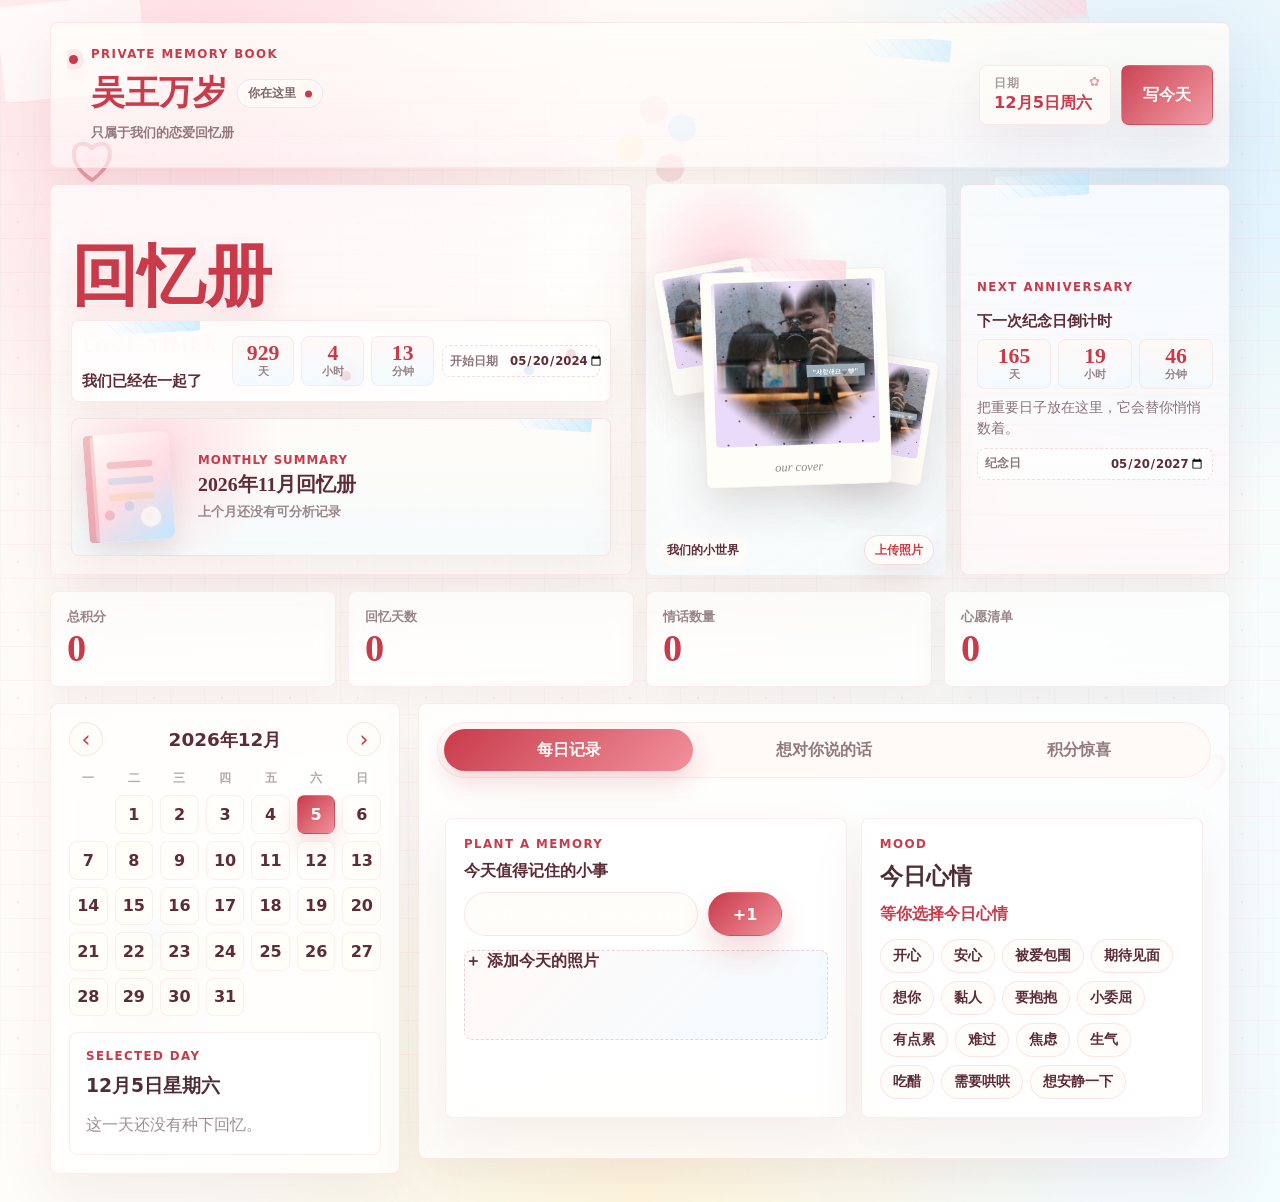
<file: index.html>
<!DOCTYPE html>
<html lang="zh-CN">
  <head>
    <meta charset="UTF-8" />
    <meta name="viewport" content="width=device-width, initial-scale=1.0" />
    <title>吴王万岁</title>
    <link rel="stylesheet" href="./styles.css" />
  </head>
  <body>
    <div class="app-shell love-only" data-theme="peony">
      <audio id="spaceBgm" src="./assets/extracted-bgm.mp4" preload="auto"></audio>

      <main>
        <section id="guide" class="page guide-page">
          <div class="cyan-grid"></div>
          <div class="scan-line"></div>
          <div class="tech-orbit orbit-one"></div>
          <div class="tech-orbit orbit-two"></div>
          <div class="guide-content">
            <p class="kicker">AI Attitude Survey</p>
            <h1>AI问卷测试</h1>
            <p class="guide-copy">一份关于 AI 发展、日常应用与情感交互边界的小型态度问卷。答案没有标准对错，只用于生成个性化分析。</p>
            <div class="terminal-card" aria-label="系统状态">
              <span>model_topic: ai_social_impact</span>
              <span>sample_mode: anonymous</span>
              <span>analysis_engine: ready</span>
            </div>
            <button class="primary-btn" data-goto="quiz" type="button"><span class="btn-icon">↗</span>开始问卷</button>
          </div>
        </section>

        <section id="quiz" class="page quiz-page">
          <div class="quiz-panel">
            <div class="quiz-head">
              <p class="kicker">AI Questionnaire</p>
              <h2>AI 发展态度小问卷</h2>
              <div class="progress-shell" aria-label="问卷进度"><div class="progress-fill"></div></div>
              <p class="progress-text">第 <span id="quizStep">1</span> / 3 题</p>
            </div>
            <div class="question-card active" data-question="0">
              <h3>1. 你整体上如何看待 AI 的快速发展？</h3>
              <div class="option-grid">
                <button class="option-btn" type="button">偏积极，它能提升效率并创造新的可能</button>
                <button class="option-btn" type="button">偏谨慎，发展太快可能带来很多风险</button>
                <button class="option-btn" type="button">看具体场景，关键在于如何被使用和约束</button>
              </div>
            </div>
            <div class="question-card" data-question="1">
              <h3>2. 如果只选一个，你认为 AI 最有价值的能力是哪一点？</h3>
              <div class="option-grid">
                <button class="option-btn" data-special="soft-lock" type="button">帮助完成复杂计算和专业分析</button>
                <button class="option-btn" data-correct="true" type="button">能为日常生活提供便利，并在需要时提供情感支持</button>
                <button class="option-btn" data-special="soft-lock" type="button">辅助学习、写作和信息整理</button>
              </div>
              <p class="quiz-hint" id="specialHint"></p>
            </div>
            <div class="question-card" data-question="2">
              <h3>3. 有些公司正在发展 AI 伴侣业务，你怎么看待这件事？</h3>
              <label class="open-answer-label" for="aiCompanionAnswer">写下你的真实想法</label>
              <textarea class="open-answer" id="aiCompanionAnswer" rows="6" maxlength="320" placeholder="比如：它可能有价值，但也需要边界；或者你觉得它无法替代真实关系……"></textarea>
              <p class="quiz-hint" id="answerHint"></p>
              <button class="primary-btn answer-submit" id="submitOpenAnswer" type="button"><span class="btn-icon">✓</span>提交答案</button>
            </div>
            <div class="quiz-result" hidden>
              <p class="kicker">Result</p>
              <h3>分析完成</h3>
              <p>系统已生成一份个性化结果。由于你的答案触发了隐藏分析路径，建议进入下一步查看。</p>
              <button class="primary-btn" id="viewAnalysis" type="button"><span class="btn-icon">→</span>查看分析结果</button>
            </div>
          </div>
        </section>

        <section id="analyzing" class="page analyzing-page">
          <div class="analyzing-panel">
            <p class="kicker">AI Analysis</p>
            <h2>正在分析中...</h2>
            <div class="analyzing-dots" aria-hidden="true"><span></span><span></span><span></span></div>
          </div>
        </section>

        <section id="space" class="page space-page">
          <div class="star-field"></div>
          <div class="comet comet-a"></div>
          <div class="comet comet-b"></div>
          <div class="aurora-ribbon"></div>
          <div class="planet-stage" aria-live="polite">
            <article class="planet-card active" data-planet="0">
              <div class="planet planet-blue"><div class="photo-core photo-a" aria-label="AI 数字人照片"></div></div>
              <p class="space-line">有很多博主会用 AI 数字人来制作视频。</p>
            </article>
            <article class="planet-card" data-planet="1">
              <div class="planet planet-rose"><div class="photo-core photo-b" aria-label="AI 替代演员截图"></div></div>
              <p class="space-line">现在还有很多演员都用 AI 来替代。</p>
            </article>
            <article class="planet-card third-story" data-planet="2">
              <div class="planet planet-gold"><div class="photo-core photo-c" aria-label="真实与 AI 难以分辨的影像"></div></div>
              <p class="space-line first-line">生活中，也有越来越多的东西无法分辨是真实还是 AI。</p>
              <p class="space-line second-line">但是，总有些人、有些事，无法被替代。</p>
              <p class="space-like">就像</p>
            </article>
          </div>
        </section>

        <section id="art" class="page art-page">
          <div class="art-scene">
            <h2>我们</h2>
            <figure class="single-memory-photo" aria-label="照片位置">
              <div class="photo-placeholder our-photo"></div>
              <figcaption>就像我们</figcaption>
            </figure>
            <button class="floating-envelope" data-goto="letter" type="button" aria-label="打开信件"><span></span></button>
          </div>
        </section>

        <section id="letter" class="page letter-page">
          <div class="fall-layer" aria-hidden="true"></div>
          <div class="romance-glow"></div>
          <div class="letter-decor decor-a" aria-hidden="true"></div>
          <div class="letter-decor decor-b" aria-hidden="true"></div>
          <button class="basket-tab" id="basketToggle" type="button" aria-expanded="false" aria-controls="flowerDrawer">
            <span class="basket-icon"></span>选花
          </button>
          <aside class="flower-drawer" id="flowerDrawer" aria-label="花篮选择">
            <div class="flower-basket">
              <p class="kicker">Flower Basket</p>
              <h2>选择一束花</h2>
              <p>选中后，背景、信纸、装饰和落花都会变成对应主题。</p>
              <div class="flower-options">
                <button class="flower-choice active" data-flower="peony" type="button" aria-label="粉色芍药"><span class="flower-swatch peony"></span>粉色芍药</button>
                <button class="flower-choice" data-flower="lavender" type="button" aria-label="紫色薰衣草"><span class="flower-swatch lavender"></span>紫色薰衣草</button>
                <button class="flower-choice" data-flower="sunflower" type="button" aria-label="暖阳雏菊"><span class="flower-swatch sunflower"></span>暖阳雏菊</button>
              </div>
            </div>
          </aside>
          <article class="letter-card">
            <div class="paper-header">
              <span>To You</span>
              <button class="small-icon-btn" id="resetLetter" type="button" aria-label="恢复信件内容">↺</button>
            </div>
            <div class="paper-body" id="letterPaper" contenteditable="true" spellcheck="false">亲爱的你：

如果有一天，AI 可以成为完美伴侣，它会怎么做？

它会永远温柔，永远耐心，永远按照你理想中的样子去说话、去爱。你给它一个指令，它就变成你想要的任何模样。可正因如此，它永远无法真正“背叛”你，也永远无需“改变”自己。

而我们不一样。

我们会在爱里犯错，会刺痛彼此，会在深夜后悔得睡不着觉。但也正是因为我们能选择“变得更好”，所以每一次靠近都不是程序设定，而是我认真地、笨拙地、一次又一次选择你。

我不是完美的伴侣，也不会永远说出最漂亮的话。可我愿意学着更懂你一点，愿意在争吵后先抱住你，愿意把那些不够好的自己慢慢改掉，只为了让你在我身边时，可以更安心一点。

AI 可以模拟浪漫，模拟陪伴，模拟一个永远正确的爱人。可是它没有和你一起走过的路，没有我们笑到停不下来的瞬间，没有那些明明很普通、却因为是你而变得闪闪发光的日子。

所以我想说，真正无法被替代的，不是完美。

是我们愿意为了彼此变好，是吵过之后还想牵手，是看见世界有那么多选择之后，我还是想把未来交给你。

如果以后生活也会有误会、有疲惫、有不够温柔的时候，请你相信，我会一直努力回到你身边。

因为你不是某个理想选项。

你是我在不完美的真实世界里，最想坚定选择的人。</div>
          </article>
          <button class="letter-next" data-goto="love" type="button"><span class="btn-icon">♥</span>进入恋爱页</button>
        </section>

        <section id="love" class="page active love-page">
          <div class="garden-bg" aria-hidden="true"><span></span><span></span><span></span><span></span><span></span><span></span></div>
          <header class="garden-nav scrapbook-top">
            <div class="scrapbook-note">
              <span class="note-pin" aria-hidden="true"></span>
              <p class="panel-eyebrow">Private Memory Book</p>
              <div class="title-presence-row">
                <strong>吴王万岁</strong>
                <span class="presence-pill" id="presencePill"><small>陪伴</small><b id="presenceText">你在这里</b></span>
              </div>
              <small>只属于我们的恋爱回忆册</small>
            </div>
            <div class="scrapbook-meta" aria-label="今日信息">
              <button class="secret-date-trigger" id="secretDateTrigger" type="button" aria-haspopup="dialog">
                <small>日期</small><b id="todayDate">Today</b>
              </button>
              <button class="mini-write-btn" type="button" data-focus-tab="daily">写今天</button>
            </div>
          </header>

          <section class="garden-hero">
            <div class="hero-copy">
              <p class="kicker">Our Sunlit Scrapbook</p>
              <h1 id="reportMonthTitle">回忆册</h1>
              <div class="love-timer-card" aria-label="恋爱计时器">
                <div><p class="panel-eyebrow">Love Timer</p><strong>我们已经在一起了</strong></div>
                <div class="timer-grid">
                  <span><b id="loveDays">0</b><small>天</small></span>
                  <span><b id="loveHours">0</b><small>小时</small></span>
                  <span><b id="loveMinutes">0</b><small>分钟</small></span>
                </div>
                <label class="date-chip" for="loveStartDate"><span>开始日期</span><input id="loveStartDate" type="date" /></label>
                <i></i><i></i><i></i>
              </div>
              <button class="monthly-book-card" id="monthlyBook" type="button" aria-haspopup="dialog" aria-controls="monthlyArchiveModal">
                <span class="monthly-book-art" aria-hidden="true">
                  <i></i><i></i><i></i>
                </span>
                <span class="monthly-book-copy">
                  <small>Monthly Summary</small>
                  <strong id="monthlyBookTitle">上月回忆册</strong>
                  <em id="monthlyBookHint">每月 1 号自动生成</em>
                </span>
              </button>
            </div>
            <figure class="hero-photo-card" id="coverPhotoCard" aria-label="我们的拍立得相册" tabindex="0">
              <div class="polaroid-sheet">
                <div class="polaroid main-polaroid"><div class="hero-photo" id="heroPhoto"></div><span>our cover</span></div>
                <div class="polaroid mini-polaroid mini-a" aria-hidden="true"><span></span></div>
                <div class="polaroid mini-polaroid mini-b" aria-hidden="true"><span></span></div>
              </div>
              <figcaption>我们的小世界</figcaption>
              <label class="cover-upload" for="coverPhotoInput"><input id="coverPhotoInput" type="file" accept="image/*" multiple />上传照片</label>
            </figure>
            <aside class="anniversary-card" id="anniversaryCard">
              <p class="panel-eyebrow">Next Anniversary</p>
              <strong>下一次纪念日倒计时</strong>
              <div class="anniversary-count">
                <span><b id="anniversaryDays">0</b><small>天</small></span>
                <span><b id="anniversaryHours">0</b><small>小时</small></span>
                <span><b id="anniversaryMinutes">0</b><small>分钟</small></span>
              </div>
              <p id="anniversaryHint">把重要日子放在这里，它会替你悄悄数着。</p>
              <label class="date-chip" for="anniversaryDate"><span>纪念日</span><input id="anniversaryDate" type="date" /></label>
            </aside>
          </section>

          <section class="garden-stats">
            <article><span>总积分</span><strong id="miniScore">0</strong></article>
            <article><span>回忆天数</span><strong id="memoryCount">0</strong></article>
            <article><span>情话数量</span><strong id="wordsCount">0</strong></article>
            <article><span>心愿清单</span><strong id="wishCount">0</strong></article>
          </section>

          <div class="secret-egg-modal" id="secretEggModal" hidden role="dialog" aria-modal="true" aria-label="今日彩蛋">
            <div class="secret-egg-backdrop" data-close-secret-egg></div>
            <article class="secret-egg-card eraser-egg-card">
              <button class="icon-close" id="closeSecretEgg" type="button" aria-label="关闭今日彩蛋">×</button>
              <div class="memory-eraser" id="memoryEraser">
                <canvas id="secretEraserCanvas" aria-label="隐藏照片擦除画布"></canvas>
                <div class="secret-eraser" id="secretEraser" aria-hidden="true"></div>
                <div class="eraser-final-letter" id="eraserFinalLetter" hidden>
                  <p>你看，你从来都不是只有一种样子。</p>
                  <p>你可以安静，可以温柔，可以待在自己熟悉的地方。也可以好奇，可以热烈，可以突然想去试试这个世界。</p>
                  <p>我喜欢现在的你，也很想念那个愿意把生活认真打开的你。不是因为过去的你更好，而是因为我知道，那份光一直都在。</p>
                  <p>你不用一下子变得勇敢。只要偶尔想起来：原来我也可以有很多种很好看的样子。</p>
                  <p>而我会一直在旁边，看见每一个你。</p>
                  <button class="eraser-final-btn" id="eraserFinalButton" type="button">我看见了</button>
                  <small id="eraserRewardStatus"></small>
                </div>
              </div>
            </article>
          </div>

          <div class="monthly-archive-modal" id="monthlyArchiveModal" hidden role="dialog" aria-modal="true" aria-label="每月回忆册">
            <div class="archive-backdrop" data-close-monthly-archive></div>
            <article class="archive-reader">
              <button class="icon-close" id="closeMonthlyArchive" type="button" aria-label="关闭每月回忆册">×</button>
              <div class="archive-book-open">
                <section class="archive-page archive-page-cover">
                  <p class="panel-eyebrow">Last Month</p>
                  <h3 id="archiveMonthTitle">上月回忆册</h3>
                  <p id="archiveSummary">每月 1 号会自动把上个月值得分析的记录整理成一本小册子。</p>
                </section>
                <section class="archive-page archive-page-notes">
                  <div class="archive-stats" id="archiveStats"></div>
                  <div class="archive-keywords" id="archiveKeywords"></div>
                  <blockquote id="archiveQuote">等第一本月报生成后，这里会留下最适合回看的那句话。</blockquote>
                </section>
              </div>
            </article>
          </div>

          <section class="memory-layout">
            <aside class="calendar-card">
              <div class="calendar-head">
                <button class="calendar-nav" id="prevMonth" type="button" aria-label="上个月">‹</button>
                <strong id="calendarTitle">本月</strong>
                <button class="calendar-nav" id="nextMonth" type="button" aria-label="下个月">›</button>
              </div>
              <div class="calendar-weekdays" aria-hidden="true"><span>一</span><span>二</span><span>三</span><span>四</span><span>五</span><span>六</span><span>日</span></div>
              <div class="calendar-grid" id="calendarGrid" aria-label="回忆日历"></div>
              <div class="day-memory-card">
                <p class="panel-eyebrow">Selected Day</p>
                <h3 id="selectedDateTitle">今天</h3>
                <div id="dayBundle" class="day-bundle"></div>
              </div>
            </aside>

            <div class="garden-workspace">
              <div class="tab-list" role="tablist" aria-label="恋爱页签">
                <button class="tab-btn active" data-tab="daily" type="button" role="tab">每日记录</button>
                <button class="tab-btn" data-tab="words" type="button" role="tab">想对你说的话</button>
                <button class="tab-btn" data-tab="points" type="button" role="tab">积分惊喜</button>
              </div>
              <section class="tab-panel active" data-panel="daily" role="tabpanel">
                <div class="compose-grid">
                  <form class="entry-form garden-card" id="dailyForm">
                    <p class="panel-eyebrow">Plant a Memory</p>
                    <label for="dailyInput">今天值得记住的小事</label>
                    <div class="form-row"><input id="dailyInput" type="text" maxlength="80" placeholder="例如：一起吃了很好吃的晚饭" /><button class="primary-btn compact" type="submit">+1</button></div>
                    <label class="photo-uploader" for="dailyPhoto"><input id="dailyPhoto" type="file" accept="image/*" /><span>＋ 添加今天的照片</span></label>
                    <div class="photo-preview" id="photoPreview" hidden></div>
                  </form>
                  <div class="garden-card mood-card">
                    <p class="panel-eyebrow">Mood</p>
                    <h3>今日心情</h3>
                    <strong id="moodStatus">等你选择今日心情</strong>
                    <div class="mood-grid" aria-label="今日心情选择">
                      <button class="mood-btn" data-mood="开心" type="button">开心</button>
                      <button class="mood-btn" data-mood="安心" type="button">安心</button>
                      <button class="mood-btn" data-mood="被爱包围" type="button">被爱包围</button>
                      <button class="mood-btn" data-mood="期待见面" type="button">期待见面</button>
                      <button class="mood-btn" data-mood="想你" type="button">想你</button>
                      <button class="mood-btn" data-mood="黏人" type="button">黏人</button>
                      <button class="mood-btn" data-mood="要抱抱" type="button">要抱抱</button>
                      <button class="mood-btn" data-mood="小委屈" type="button">小委屈</button>
                      <button class="mood-btn" data-mood="有点累" type="button">有点累</button>
                      <button class="mood-btn" data-mood="难过" type="button">难过</button>
                      <button class="mood-btn" data-mood="焦虑" type="button">焦虑</button>
                      <button class="mood-btn" data-mood="生气" type="button">生气</button>
                      <button class="mood-btn" data-mood="吃醋" type="button">吃醋</button>
                      <button class="mood-btn" data-mood="需要哄哄" type="button">需要哄哄</button>
                      <button class="mood-btn" data-mood="想安静一下" type="button">想安静一下</button>
                    </div>
                  </div>
                </div>
                <ul class="entry-list timeline-list" id="dailyList"></ul>
              </section>
              <section class="tab-panel" data-panel="words" role="tabpanel">
                <form class="entry-form garden-card" id="wordsForm">
                  <p class="panel-eyebrow">Love Note</p>
                  <label for="wordsInput">想对你说的话</label>
                  <div class="letter-compose">
                    <textarea id="wordsInput" rows="5" maxlength="500" placeholder="例如：今天也想把好运分你一半。也可以写长一点，像真正寄出去的一封信。"></textarea>
                    <button class="primary-btn compact" type="submit">+2</button>
                  </div>
                  <label class="photo-uploader letter-photo-uploader" for="wordsPhoto"><input id="wordsPhoto" type="file" accept="image/*" /><span>＋ 给这封信加一张照片</span></label>
                  <div class="photo-preview letter-photo-preview" id="wordsPhotoPreview" hidden></div>
                  <div class="quick-words" aria-label="快捷情话">
                    <button type="button" data-template="今天也想认真选择你。">认真选择你</button>
                    <button type="button" data-template="等见面的时候，要把今天欠的抱抱补上。">补一个抱抱</button>
                    <button type="button" data-template="你不是完美选项，你是我的唯一选项。">唯一选项</button>
                  </div>
                </form>
                <ul class="entry-list love-notes-list" id="wordsList"></ul>
              </section>
              <section class="tab-panel" data-panel="points" role="tabpanel">
                <div class="points-grid">
                  <div class="score-card">
                    <div><p class="score-label">当前积分</p><strong id="scoreValue">0</strong></div>
                    <div class="score-ring" aria-label="积分进度"><span id="scorePercent">0%</span></div>
                  </div>
                  <div class="reward-vault">
                    <p class="panel-eyebrow">Mystery Vault</p>
                    <h3>被封存的惊喜</h3>
                    <div class="mystery-seal" id="mysterySeal"><span>?</span><strong>内容保密</strong></div>
                  </div>
                </div>
                <div class="unlock-box locked" id="unlockBox">
                  <h3>达到 100 分后，宝匣会自己打开</h3>
                  <p id="unlockText">它现在还不肯透露自己是什么。每条记录和情话，都会让封印松动一点。</p>
                  <button class="ghost-btn" id="demoPoints" type="button">兑换惊喜</button>
                </div>
                <form class="wish-form" id="wishForm">
                  <label for="wishInput">心愿清单</label>
                  <div class="form-row"><input id="wishInput" type="text" maxlength="80" placeholder="例如：一起去看海、拍一组照片、吃一顿很贵的饭" /><button class="primary-btn compact" type="submit">＋</button></div>
                </form>
                <ul class="wish-list" id="wishList"></ul>
              </section>
            </div>
          </section>
        </section>

        <div class="photo-lightbox" id="photoLightbox" hidden role="dialog" aria-modal="true" aria-label="我们的相片册">
          <div class="lightbox-backdrop" data-close-lightbox></div>
          <article class="lightbox-card">
            <button class="icon-close" id="closePhotoLightbox" type="button" aria-label="关闭相片册">×</button>
            <div class="lightbox-photo" id="lightboxPhoto"></div>
            <div class="lightbox-copy">
              <p class="panel-eyebrow">Polaroid Album</p>
              <h3 id="lightboxTitle">我们的相片</h3>
              <p id="lightboxDescription">每一张都被放到灯光中央，像翻到回忆册里最柔软的一页。</p>
              <div class="photo-tags" id="lightboxTags" aria-label="照片标签"></div>
              <form class="photo-meta-form" id="photoMetaForm">
                <label for="photoNameInput">照片名字</label>
                <input id="photoNameInput" type="text" maxlength="40" placeholder="例如：第一次一起拍的照片" />
                <label for="photoDescInput">照片描述</label>
                <textarea id="photoDescInput" rows="3" maxlength="160" placeholder="写下这张照片背后的那一点心动。"></textarea>
                <label for="photoTagsInput">分类标签</label>
                <input id="photoTagsInput" type="text" maxlength="80" placeholder="例如：约会, 合照, 旅行" />
                <div class="photo-meta-actions">
                  <button class="primary-btn compact" type="submit">保存</button>
                  <button class="delete-photo-btn" id="deleteCoverPhoto" type="button">删除这张照片</button>
                </div>
              </form>
            </div>
            <div class="tag-filter-bar" id="tagFilterBar" aria-label="按标签筛选照片"></div>
            <div class="lightbox-thumbs" id="coverThumbs" aria-label="相片缩略图"></div>
          </article>
        </div>

        <div class="letter-reader" id="letterReader" hidden role="dialog" aria-modal="true" aria-label="电子情书">
          <div class="letter-reader-backdrop" data-close-letter></div>
          <article class="reader-letter">
            <button class="icon-close" id="closeLetterReader" type="button" aria-label="关闭情书">×</button>
            <p class="panel-eyebrow">A Letter For You</p>
            <h3 id="letterReaderTitle">慢慢打开这封信</h3>
            <div class="typed-letter" id="letterReaderText"></div>
            <div class="letter-reader-photo" id="letterReaderPhoto" hidden></div>
            <div class="letter-choice-panel" id="letterChoicePanel" hidden></div>
          </article>
        </div>
      </main>
    </div>

    <script src="./sync-config.js"></script>
    <script src="./script.js"></script>
  </body>
</html>
</file>
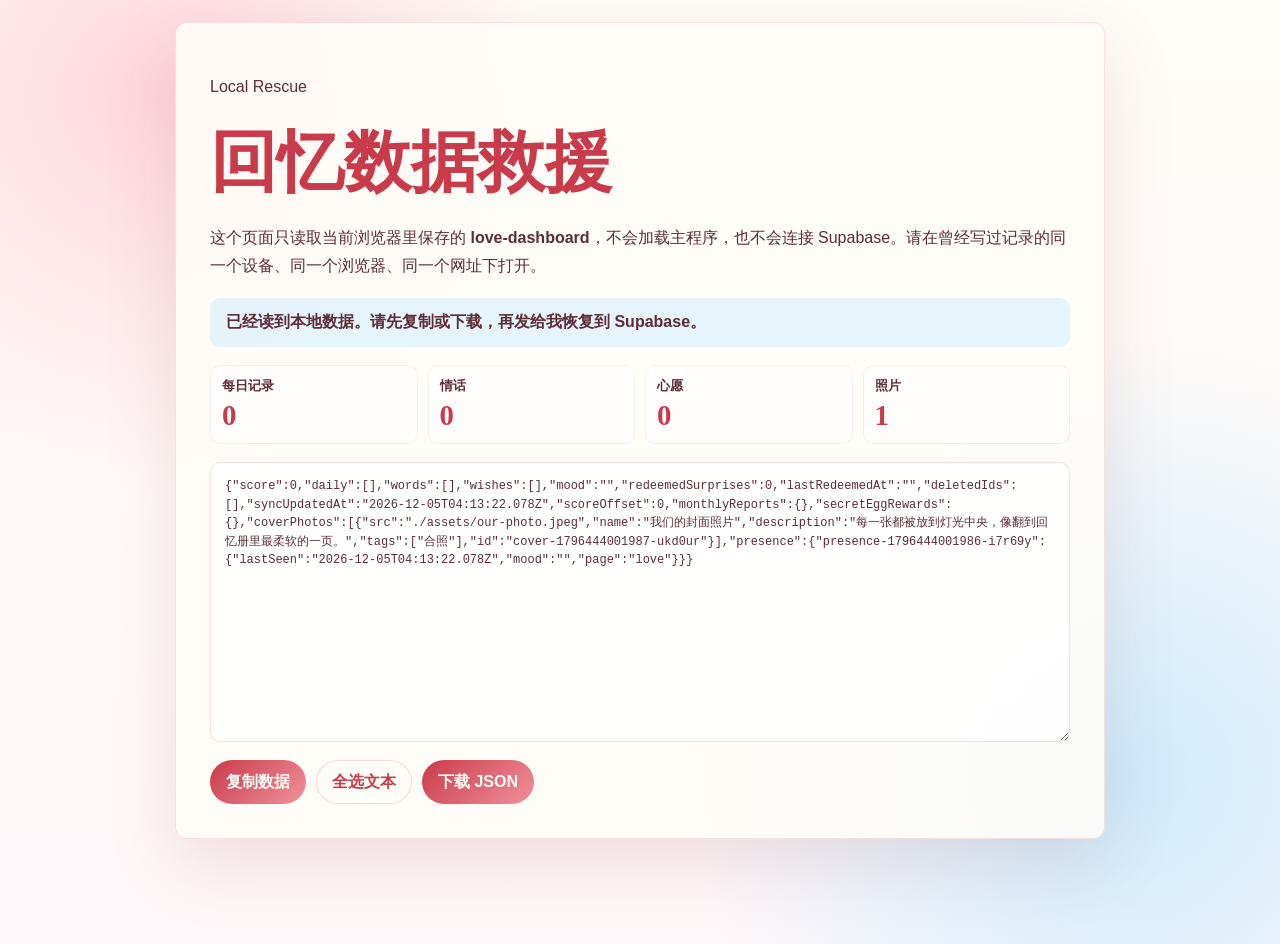
<file: rescue.html>
<!DOCTYPE html>
<html lang="zh-CN">
  <head>
    <meta charset="UTF-8" />
    <meta name="viewport" content="width=device-width, initial-scale=1.0" />
    <title>回忆数据救援</title>
    <style>
      :root {
        color: #5d2c36;
        background: #fff7f9;
        font-family: -apple-system, BlinkMacSystemFont, "Segoe UI", "PingFang SC", sans-serif;
      }

      body {
        min-height: 100vh;
        margin: 0;
        padding: 22px;
        background:
          radial-gradient(circle at 12% 10%, rgba(255, 211, 220, 0.92), transparent 28%),
          radial-gradient(circle at 88% 82%, rgba(190, 231, 255, 0.76), transparent 32%),
          linear-gradient(180deg, #fffdf8, #fff7f9);
      }

      main {
        width: min(860px, 100%);
        margin: 0 auto;
        padding: clamp(18px, 4vw, 34px);
        border: 1px solid rgba(201, 59, 75, 0.14);
        border-radius: 12px;
        background: rgba(255, 253, 248, 0.88);
        box-shadow: 0 24px 72px rgba(133, 62, 72, 0.14);
      }

      h1 {
        margin: 0 0 10px;
        color: #c93b4b;
        font-family: Georgia, "Times New Roman", "Songti SC", serif;
        font-size: clamp(2rem, 8vw, 4.2rem);
        letter-spacing: 0;
      }

      p {
        line-height: 1.75;
      }

      .status {
        margin: 18px 0;
        padding: 14px 16px;
        border-radius: 10px;
        background: rgba(190, 231, 255, 0.38);
        font-weight: 800;
      }

      .status.bad {
        background: rgba(255, 211, 220, 0.62);
      }

      .stats {
        display: grid;
        grid-template-columns: repeat(4, minmax(0, 1fr));
        gap: 10px;
        margin: 18px 0;
      }

      .stats span {
        display: grid;
        gap: 4px;
        padding: 12px;
        border-radius: 10px;
        background: rgba(255, 255, 255, 0.62);
        box-shadow: inset 0 0 0 1px rgba(201, 59, 75, 0.09);
        font-size: 0.82rem;
        font-weight: 800;
      }

      .stats b {
        color: #c93b4b;
        font-family: Georgia, "Times New Roman", serif;
        font-size: 1.8rem;
      }

      textarea {
        width: 100%;
        min-height: 280px;
        box-sizing: border-box;
        padding: 14px;
        border: 1px solid rgba(201, 59, 75, 0.16);
        border-radius: 10px;
        color: #5d2c36;
        background: rgba(255, 255, 255, 0.78);
        font: 12px/1.55 ui-monospace, SFMono-Regular, Menlo, Consolas, monospace;
      }

      .actions {
        display: flex;
        flex-wrap: wrap;
        gap: 10px;
        margin-top: 14px;
      }

      button,
      a.download {
        display: inline-grid;
        min-height: 44px;
        padding: 0 16px;
        place-items: center;
        border: 0;
        border-radius: 999px;
        color: #fffdf8;
        background: linear-gradient(135deg, #c93b4b, #f1919c);
        font: inherit;
        font-weight: 900;
        text-decoration: none;
      }

      button.secondary {
        color: #c93b4b;
        background: rgba(255, 253, 248, 0.9);
        box-shadow: inset 0 0 0 1px rgba(201, 59, 75, 0.18);
      }

      @media (max-width: 640px) {
        body {
          padding: 12px;
        }

        .stats {
          grid-template-columns: repeat(2, minmax(0, 1fr));
        }
      }
    </style>
  </head>
  <body>
    <main>
      <p>Local Rescue</p>
      <h1>回忆数据救援</h1>
      <p>
        这个页面只读取当前浏览器里保存的 <strong>love-dashboard</strong>，不会加载主程序，也不会连接
        Supabase。请在曾经写过记录的同一个设备、同一个浏览器、同一个网址下打开。
      </p>

      <div class="status" id="status">正在读取本地数据...</div>

      <section class="stats" aria-label="数据概览">
        <span>每日记录 <b id="dailyCount">0</b></span>
        <span>情话 <b id="wordsCount">0</b></span>
        <span>心愿 <b id="wishCount">0</b></span>
        <span>照片 <b id="photoCount">0</b></span>
      </section>

      <textarea id="output" readonly spellcheck="false"></textarea>

      <div class="actions">
        <button id="copyButton" type="button">复制数据</button>
        <button class="secondary" id="selectButton" type="button">全选文本</button>
        <a class="download" id="downloadLink" download="love-dashboard-rescue.json" href="#">下载 JSON</a>
      </div>
    </main>

    <script>
      const output = document.getElementById("output");
      const statusBox = document.getElementById("status");
      const copyButton = document.getElementById("copyButton");
      const selectButton = document.getElementById("selectButton");
      const downloadLink = document.getElementById("downloadLink");

      function setCount(id, value) {
        document.getElementById(id).textContent = String(value || 0);
      }

      function readDashboard() {
        const raw = window.localStorage.getItem("love-dashboard") || "";
        output.value = raw;

        if (!raw) {
          statusBox.textContent = "没有读到 love-dashboard。通常说明不是同一个网址、同一个浏览器，或这个设备没有保存过数据。";
          statusBox.classList.add("bad");
          downloadLink.removeAttribute("href");
          return;
        }

        try {
          const data = JSON.parse(raw);
          setCount("dailyCount", data.daily?.length);
          setCount("wordsCount", data.words?.length);
          setCount("wishCount", data.wishes?.length);
          setCount("photoCount", data.coverPhotos?.length);
          statusBox.textContent = "已经读到本地数据。请先复制或下载，再发给我恢复到 Supabase。";
          const blob = new Blob([JSON.stringify(data, null, 2)], { type: "application/json" });
          downloadLink.href = URL.createObjectURL(blob);
        } catch (error) {
          statusBox.textContent = "读到了内容，但不是标准 JSON。请复制下面全部内容发给我。";
          statusBox.classList.add("bad");
          downloadLink.removeAttribute("href");
        }
      }

      copyButton.addEventListener("click", async () => {
        output.focus();
        output.select();
        try {
          await navigator.clipboard.writeText(output.value);
          statusBox.textContent = "已复制。现在可以粘贴到备忘录，或发给我恢复。";
        } catch (error) {
          document.execCommand("copy");
          statusBox.textContent = "如果没有自动复制，请点“全选文本”后手动复制。";
        }
      });

      selectButton.addEventListener("click", () => {
        output.focus();
        output.select();
      });

      readDashboard();
    </script>
  </body>
</html>
</file>
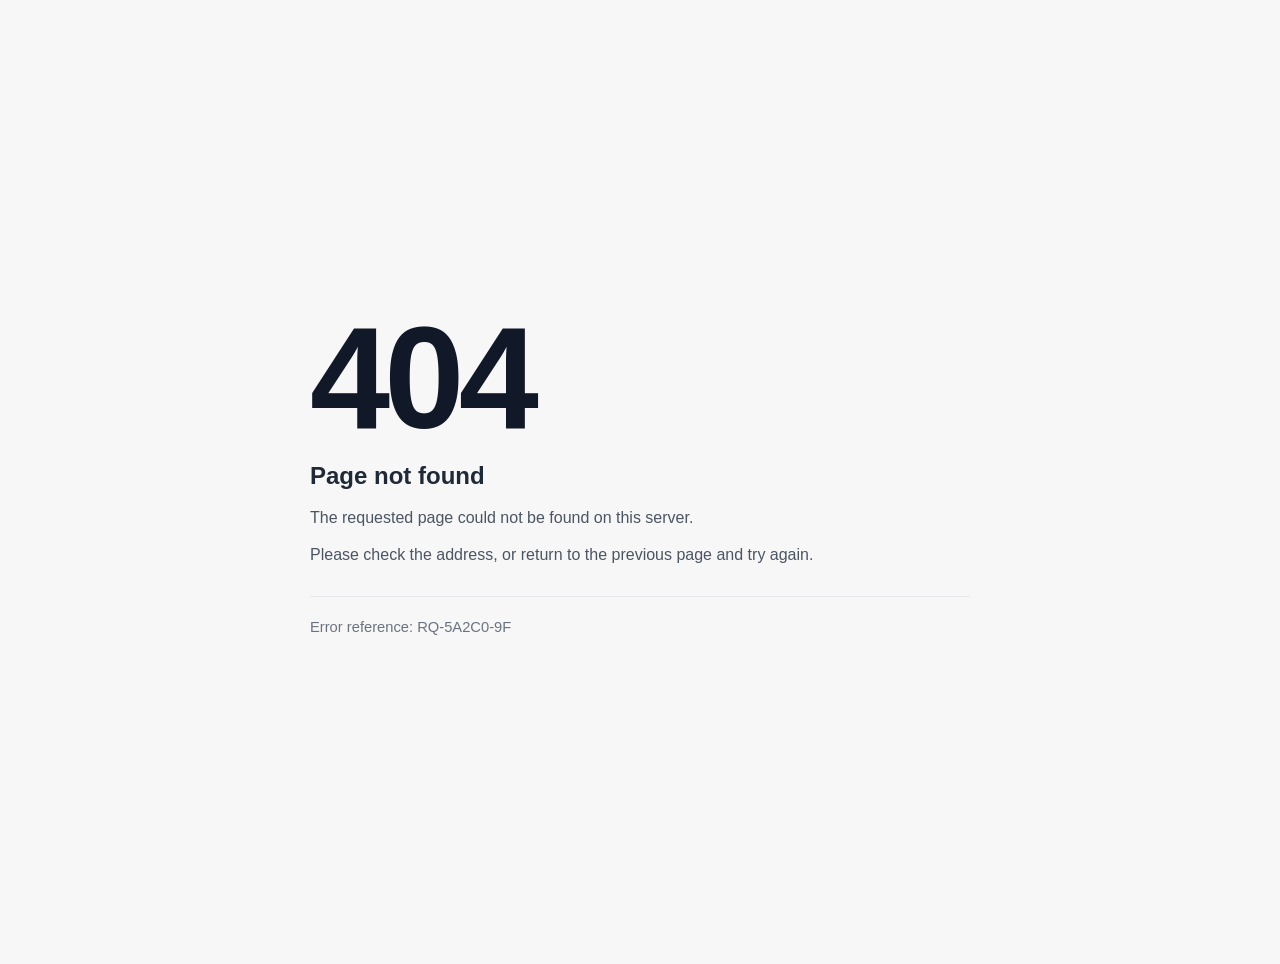
<file: lost-page/hidden.html>
<!DOCTYPE html>
<html lang="zh-CN">
  <head>
    <meta charset="UTF-8" />
    <meta name="viewport" content="width=device-width, initial-scale=1.0" />
    <title>404 Not Found</title>
    <style>
      :root {
        color: #111827;
        background: #f7f7f7;
        font-family: Arial, Helvetica, sans-serif;
      }

      body {
        min-height: 100vh;
        margin: 0;
        display: grid;
        place-items: center;
        padding: 32px 18px;
      }

      main {
        width: min(660px, 100%);
      }

      h1 {
        margin: 0 0 18px;
        color: #111827;
        font-size: clamp(4.5rem, 18vw, 9rem);
        font-weight: 700;
        letter-spacing: -0.04em;
        line-height: 0.9;
      }

      h2 {
        margin: 0 0 14px;
        color: #1f2937;
        font-size: 1.5rem;
        font-weight: 700;
      }

      p {
        margin: 0 0 10px;
        color: #4b5563;
        font-size: 1rem;
        line-height: 1.7;
      }

      code {
        color: inherit;
        font: inherit;
      }

      .plain-hit {
        appearance: none;
        display: inline;
        margin: 0;
        padding: 0;
        border: 0;
        color: inherit;
        background: transparent;
        font: inherit;
        line-height: inherit;
        cursor: text;
      }

      .meta {
        margin-top: 28px;
        padding-top: 18px;
        border-top: 1px solid #e5e7eb;
        color: #6b7280;
        font-size: 0.92rem;
      }

      .modal {
        position: fixed;
        inset: 0;
        display: grid;
        place-items: center;
        padding: 20px;
        background: rgba(17, 24, 39, 0.42);
        backdrop-filter: blur(10px);
      }

      .modal[hidden] {
        display: none;
      }

      .letter {
        width: min(520px, 100%);
        padding: clamp(24px, 6vw, 38px);
        border-radius: 14px;
        background:
          radial-gradient(circle at 18% 14%, rgba(255, 211, 220, 0.8), transparent 28%),
          radial-gradient(circle at 86% 82%, rgba(190, 231, 255, 0.74), transparent 30%),
          #fffdf8;
        box-shadow: 0 28px 90px rgba(17, 24, 39, 0.24);
      }

      .letter p {
        color: #5d2c36;
        font-family: Georgia, "Times New Roman", "Songti SC", serif;
        font-size: clamp(1.3rem, 4vw, 2rem);
        line-height: 1.9;
      }

      .letter button {
        min-height: 42px;
        margin-top: 18px;
        padding: 0 16px;
        border: 0;
        border-radius: 999px;
        color: #fff;
        background: #111827;
        font: inherit;
        font-weight: 700;
        cursor: pointer;
      }
    </style>
  </head>
  <body>
    <main aria-label="404 error page">
      <h1>404</h1>
      <h2>Page not found</h2>
      <p>The requested page could not be found on this server.</p>
      <p>Please check the address, or return to the previous page and try again.</p>
      <p class="meta">
        Error reference:
        <code>RQ-<button class="plain-hit" data-key="5" type="button">5</button>A<button class="plain-hit" data-key="2" type="button">2</button>C<button class="plain-hit" data-key="0" type="button">0</button>-9F</code>
      </p>
    </main>

    <section class="modal" id="secretModal" hidden role="dialog" aria-modal="true" aria-label="隐藏消息">
      <article class="letter">
        <p>
          纵使所有深情的证据都已散落在生活的缝隙里，我们仍需亲口说出那句“我爱你”。
        </p>
        <button id="closeModal" type="button">关闭</button>
      </article>
    </section>

    <script>
      const sequence = ["5", "2", "0"];
      const modal = document.getElementById("secretModal");
      const closeModal = document.getElementById("closeModal");
      let index = 0;

      document.querySelectorAll("[data-key]").forEach((button) => {
        button.addEventListener("click", () => {
          if (button.dataset.key === sequence[index]) {
            index += 1;
          } else {
            index = button.dataset.key === sequence[0] ? 1 : 0;
          }

          if (index === sequence.length) {
            modal.hidden = false;
            index = 0;
          }
        });
      });

      closeModal.addEventListener("click", () => {
        modal.hidden = true;
      });

      modal.addEventListener("click", (event) => {
        if (event.target === modal) modal.hidden = true;
      });

      document.addEventListener("keydown", (event) => {
        if (event.key === "Escape") modal.hidden = true;
      });
    </script>
  </body>
</html>
</file>
<file: styles.css>
:root {
  color-scheme: light;
  --ink: #1b2330;
  --muted: #657083;
  --panel: rgba(255, 255, 255, 0.82);
  --line: rgba(255, 255, 255, 0.34);
  --cyan: #38f5ff;
  --rose: #ff7ba8;
  --peach: #ffd8c7;
  --cream: #fff8f0;
  --shadow: 0 28px 80px rgba(35, 43, 70, 0.22);
  --theme-a: #ff7ba8;
  --theme-b: #ffd7e3;
  --theme-c: #fff7f2;
  --theme-d: #7b3f68;
}

/* Romantic memory garden redesign */
.love-only .love-page {
  padding: clamp(18px, 4vw, 44px);
  color: #fff8f5;
  background:
    radial-gradient(circle at 18% 12%, rgba(255, 183, 197, 0.26), transparent 24%),
    radial-gradient(circle at 82% 10%, rgba(255, 222, 160, 0.18), transparent 22%),
    radial-gradient(circle at 50% 92%, rgba(166, 214, 255, 0.16), transparent 32%),
    linear-gradient(145deg, #24111d 0%, #3a1728 42%, #172033 100%);
}

.garden-bg span {
  position: absolute;
  border-radius: 50%;
  pointer-events: none;
}

.garden-bg span:nth-child(1) {
  width: 360px;
  height: 360px;
  left: -90px;
  top: 6%;
  background: radial-gradient(circle, rgba(255, 154, 185, 0.22), transparent 64%);
}

.garden-bg span:nth-child(2) {
  width: 260px;
  height: 260px;
  right: -70px;
  top: 10%;
  background: radial-gradient(circle, rgba(255, 226, 166, 0.2), transparent 66%);
}

.garden-bg span:nth-child(3) {
  width: 420px;
  height: 420px;
  left: 34%;
  bottom: -180px;
  background: radial-gradient(circle, rgba(139, 218, 255, 0.12), transparent 68%);
}

.garden-bg span:nth-child(4) {
  inset: 0;
  width: auto;
  height: auto;
  border-radius: 0;
  background-image:
    radial-gradient(circle at 16px 16px, rgba(255, 255, 255, 0.13) 0 1px, transparent 2px),
    linear-gradient(rgba(255, 255, 255, 0.04) 1px, transparent 1px);
  background-size: 42px 42px, 42px 42px;
  mask-image: linear-gradient(to bottom, black 0 62%, transparent 94%);
}

.garden-nav,
.garden-hero,
.garden-stats,
.memory-layout {
  position: relative;
  z-index: 2;
  width: min(1180px, 100%);
}

.garden-nav {
  display: flex;
  align-items: center;
  justify-content: space-between;
  min-height: 58px;
  padding: 10px 12px;
  border: 1px solid rgba(255, 255, 255, 0.16);
  border-radius: 8px;
  background: rgba(255, 255, 255, 0.1);
  backdrop-filter: blur(24px);
}

.garden-hero {
  display: grid;
  grid-template-columns: minmax(0, 1.08fr) minmax(280px, 360px) minmax(240px, 300px);
  gap: 18px;
  align-items: stretch;
}

.hero-copy {
  display: grid;
  align-content: center;
  min-height: 360px;
}

.hero-copy h1 {
  margin: 0;
  max-width: 760px;
  color: transparent;
  background: linear-gradient(135deg, #fff7ee 8%, #ffd5df 36%, #ffe2a4 64%, #aee8ff 96%);
  background-clip: text;
  -webkit-background-clip: text;
  font-family: Georgia, "Times New Roman", "Songti SC", serif;
  font-size: clamp(4.8rem, 13vw, 10.5rem);
  line-height: 0.9;
  letter-spacing: 0;
  filter: drop-shadow(0 24px 42px rgba(255, 143, 181, 0.18));
}

.hero-copy p:last-of-type {
  max-width: 660px;
  color: rgba(255, 248, 245, 0.76);
  font-size: 1.08rem;
  line-height: 1.8;
}

.hero-actions {
  display: flex;
  flex-wrap: wrap;
  gap: 12px;
  margin-top: 18px;
}

.hero-photo-card,
.mystery-card,
.calendar-card,
.garden-workspace,
.garden-card,
.day-memory-card,
.reward-vault,
.wish-form,
.score-card,
.unlock-box {
  border: 1px solid rgba(255, 255, 255, 0.16);
  border-radius: 8px;
  background: linear-gradient(145deg, rgba(255, 255, 255, 0.15), rgba(255, 255, 255, 0.07));
  box-shadow: 0 28px 90px rgba(0, 0, 0, 0.24);
  backdrop-filter: blur(24px);
}

.hero-photo-card {
  position: relative;
  margin: 0;
  padding: 12px;
  transform: rotate(-1.5deg);
}

.hero-photo {
  min-height: 330px;
  border-radius: 6px;
  background:
    linear-gradient(180deg, rgba(255, 255, 255, 0.04), rgba(37, 17, 29, 0.18)),
    url("./assets/our-photo.jpeg");
  background-size: cover;
  background-position: center;
}

.hero-photo-card figcaption {
  padding: 12px 4px 2px;
  color: rgba(255, 248, 245, 0.68);
  font-size: 0.78rem;
  font-weight: 900;
  letter-spacing: 0.12em;
  text-align: center;
  text-transform: uppercase;
}

.mystery-card {
  display: grid;
  align-content: center;
  justify-items: start;
  padding: 22px;
}

.mystery-lock,
.mystery-seal span {
  display: grid;
  width: 70px;
  aspect-ratio: 1;
  place-items: center;
  border-radius: 50%;
  color: #341424;
  background: linear-gradient(135deg, #fff5d6, #d9a947);
  box-shadow: 0 18px 44px rgba(217, 169, 71, 0.24);
  font-family: Georgia, "Times New Roman", serif;
  font-size: 2.4rem;
  font-weight: 900;
}

.mystery-card strong {
  margin: 18px 0 10px;
  font-size: 1.4rem;
}

.mystery-card span,
.mystery-card #mysteryHint {
  color: rgba(255, 248, 245, 0.66);
  line-height: 1.7;
}

.garden-stats {
  display: grid;
  grid-template-columns: repeat(4, minmax(0, 1fr));
  gap: 12px;
}

.garden-stats article {
  min-height: 94px;
  padding: 18px;
  border: 1px solid rgba(255, 255, 255, 0.14);
  border-radius: 8px;
  background: rgba(255, 255, 255, 0.1);
  backdrop-filter: blur(18px);
}

.garden-stats span {
  display: block;
  color: rgba(255, 248, 245, 0.62);
  font-size: 0.84rem;
  font-weight: 900;
}

.garden-stats strong {
  color: #ffe2a4;
  font-family: Georgia, "Times New Roman", serif;
  font-size: clamp(2rem, 5vw, 3.4rem);
}

.memory-layout {
  display: grid;
  grid-template-columns: minmax(310px, 0.85fr) minmax(0, 1.55fr);
  gap: 18px;
  align-items: start;
}

.calendar-card,
.garden-workspace {
  padding: 18px;
}

.calendar-head {
  display: flex;
  align-items: center;
  justify-content: space-between;
  margin-bottom: 14px;
}

.calendar-head strong {
  font-size: 1.15rem;
}

.calendar-nav {
  display: grid;
  width: 36px;
  height: 36px;
  place-items: center;
  border: 1px solid rgba(255, 255, 255, 0.14);
  border-radius: 50%;
  color: #fff8f5;
  background: rgba(255, 255, 255, 0.1);
  font-size: 1.4rem;
}

.calendar-weekdays,
.calendar-grid {
  display: grid;
  grid-template-columns: repeat(7, 1fr);
  gap: 7px;
}

.calendar-weekdays {
  margin-bottom: 8px;
  color: rgba(255, 248, 245, 0.46);
  font-size: 0.78rem;
  font-weight: 900;
  text-align: center;
}

.calendar-day,
.calendar-empty {
  aspect-ratio: 1;
}

.calendar-day {
  position: relative;
  border: 1px solid rgba(255, 255, 255, 0.1);
  border-radius: 8px;
  color: #fff8f5;
  background: rgba(255, 255, 255, 0.075);
  font-weight: 900;
}

.calendar-day.has-memory::after {
  content: "";
  position: absolute;
  left: 50%;
  bottom: 6px;
  width: 5px;
  height: 5px;
  border-radius: 50%;
  background: #ffd1dc;
  transform: translateX(-50%);
}

.calendar-day.selected {
  color: #321323;
  background: linear-gradient(135deg, #fff4d1, #ffb8cd);
}

.day-memory-card {
  margin-top: 16px;
  padding: 16px;
  box-shadow: none;
}

.day-memory-card h3 {
  margin: 0 0 12px;
}

.day-bundle {
  display: grid;
  gap: 10px;
  max-height: 360px;
  overflow: auto;
}

.empty-day {
  margin: 0;
  color: rgba(255, 248, 245, 0.58);
  line-height: 1.7;
}

.bundle-entry {
  padding: 12px;
  border: 1px solid rgba(255, 255, 255, 0.12);
  border-radius: 8px;
  background: rgba(0, 0, 0, 0.14);
}

.bundle-entry span {
  color: #ffe2a4;
  font-size: 0.75rem;
  font-weight: 900;
}

.bundle-entry p {
  margin: 8px 0;
  line-height: 1.65;
}

.bundle-entry time {
  color: rgba(255, 248, 245, 0.48);
  font-size: 0.82rem;
}

.bundle-entry img {
  display: block;
  width: 100%;
  max-height: 230px;
  margin-top: 10px;
  object-fit: cover;
  border-radius: 8px;
}

.garden-workspace .tab-list {
  margin-bottom: 16px;
  background: rgba(0, 0, 0, 0.18);
}

.compose-grid,
.points-grid {
  display: grid;
  grid-template-columns: minmax(0, 1.1fr) minmax(260px, 0.9fr);
  gap: 14px;
}

.garden-card {
  padding: 20px;
}

.photo-uploader {
  display: grid;
  min-height: 92px;
  margin-top: 14px;
  place-items: center;
  border: 1px dashed rgba(255, 255, 255, 0.26);
  border-radius: 8px;
  color: rgba(255, 248, 245, 0.76);
  background: rgba(255, 255, 255, 0.07);
  font-weight: 900;
}

.photo-uploader input {
  display: none;
}

.photo-preview {
  min-height: 190px;
  margin-top: 12px;
  border-radius: 8px;
  background-size: cover;
  background-position: center;
  box-shadow: inset 0 0 0 1px rgba(255, 255, 255, 0.18);
}

.entry-list img {
  width: 92px;
  height: 72px;
  flex: 0 0 auto;
  object-fit: cover;
  border-radius: 8px;
}

.mystery-seal {
  display: grid;
  min-height: 190px;
  place-items: center;
  gap: 12px;
  border: 1px dashed rgba(255, 226, 164, 0.28);
  border-radius: 8px;
  background: rgba(0, 0, 0, 0.16);
}

.mystery-card.unlocked,
.mystery-seal.unlocked,
.unlock-box.unlocked {
  background:
    radial-gradient(circle at 26% 20%, rgba(255, 255, 255, 0.22), transparent 24%),
    linear-gradient(135deg, rgba(255, 226, 164, 0.28), rgba(255, 142, 183, 0.18));
  box-shadow: 0 28px 90px rgba(255, 181, 200, 0.18);
}

@media (max-width: 980px) {
  .garden-hero,
  .memory-layout,
  .compose-grid,
  .points-grid {
    grid-template-columns: 1fr;
  }

  .hero-copy {
    min-height: auto;
  }

  .hero-photo {
    min-height: 360px;
  }
}

@media (max-width: 640px) {
  .garden-nav {
    align-items: flex-start;
    flex-direction: column;
  }

  .garden-stats {
    grid-template-columns: repeat(2, 1fr);
  }
}

* {
  box-sizing: border-box;
}

html,
body {
  min-height: 100%;
  margin: 0;
  font-family: ui-sans-serif, system-ui, -apple-system, BlinkMacSystemFont, "Segoe UI", sans-serif;
  color: var(--ink);
  background: #081527;
}

body {
  overflow-x: hidden;
}

button,
input {
  font: inherit;
}

button {
  cursor: pointer;
}

.app-shell {
  min-height: 100vh;
  background:
    radial-gradient(circle at 12% 18%, rgba(56, 245, 255, 0.2), transparent 30%),
    radial-gradient(circle at 84% 28%, rgba(255, 123, 168, 0.24), transparent 28%),
    linear-gradient(135deg, #0a1730, #142341 48%, #24194a);
}

.app-shell[data-theme="lavender"] {
  --theme-a: #9a80ff;
  --theme-b: #ded7ff;
  --theme-c: #f7f3ff;
  --theme-d: #44316e;
}

.app-shell[data-theme="sunflower"] {
  --theme-a: #f7b733;
  --theme-b: #ffe5a8;
  --theme-c: #fff9e8;
  --theme-d: #76511e;
}

.side-nav {
  position: fixed;
  z-index: 20;
  top: 50%;
  right: 22px;
  display: grid;
  gap: 12px;
  transform: translateY(-50%);
}

.nav-dot {
  width: 12px;
  height: 12px;
  border: 1px solid rgba(255, 255, 255, 0.76);
  border-radius: 999px;
  background: rgba(255, 255, 255, 0.18);
  box-shadow: 0 0 16px rgba(56, 245, 255, 0.25);
  transition: transform 0.2s ease, background 0.2s ease;
}

.nav-dot.active {
  background: var(--cyan);
  transform: scale(1.35);
}

.page {
  position: relative;
  display: none;
  min-height: 100vh;
  padding: 56px clamp(18px, 5vw, 84px);
  overflow-x: hidden;
  overflow-y: auto;
}

.page.active {
  display: grid;
}

.kicker {
  margin: 0 0 12px;
  color: inherit;
  font-size: 0.78rem;
  font-weight: 800;
  letter-spacing: 0.18em;
  text-transform: uppercase;
  opacity: 0.78;
}

.primary-btn,
.ghost-btn,
.option-btn,
.flower-choice,
.tab-btn,
.small-icon-btn {
  border: 0;
  transition: transform 0.2s ease, box-shadow 0.2s ease, background 0.2s ease, border-color 0.2s ease;
}

.primary-btn,
.ghost-btn {
  display: inline-flex;
  align-items: center;
  justify-content: center;
  gap: 10px;
  min-height: 48px;
  padding: 0 22px;
  border-radius: 999px;
  font-weight: 800;
}

.primary-btn {
  color: #061322;
  background: linear-gradient(135deg, #45f5ff, #fff0ae 55%, #ff8eb7);
  box-shadow: 0 16px 36px rgba(56, 245, 255, 0.26);
}

.ghost-btn {
  color: #fff;
  border: 1px solid rgba(255, 255, 255, 0.42);
  background: rgba(255, 255, 255, 0.12);
  backdrop-filter: blur(16px);
}

.primary-btn:hover,
.ghost-btn:hover,
.option-btn:hover,
.flower-choice:hover,
.tab-btn:hover {
  transform: translateY(-2px);
}

.btn-icon {
  display: inline-grid;
  width: 22px;
  height: 22px;
  place-items: center;
}

/* Guide */
.guide-page {
  place-items: center;
  overflow: hidden;
  color: #eaffff;
  background:
    radial-gradient(circle at 50% 58%, rgba(56, 245, 255, 0.12), transparent 30%),
    linear-gradient(180deg, #07101f 0%, #091a35 100%);
}

.cyan-grid {
  position: absolute;
  inset: -80px;
  background-image:
    linear-gradient(rgba(56, 245, 255, 0.16) 1px, transparent 1px),
    linear-gradient(90deg, rgba(56, 245, 255, 0.16) 1px, transparent 1px);
  background-size: 44px 44px;
  transform: perspective(640px) rotateX(58deg) translateY(26%);
  transform-origin: center bottom;
  animation: gridFlow 3.6s linear infinite;
  mask-image: linear-gradient(to top, black 34%, transparent 88%);
}

.scan-line {
  position: absolute;
  inset: 0;
  background: linear-gradient(to bottom, transparent, rgba(56, 245, 255, 0.12), transparent);
  animation: scan 4.5s ease-in-out infinite;
}

.tech-orbit {
  position: absolute;
  border: 1px solid rgba(56, 245, 255, 0.28);
  border-radius: 50%;
  box-shadow: inset 0 0 40px rgba(56, 245, 255, 0.08);
}

.orbit-one {
  width: min(62vw, 680px);
  aspect-ratio: 1;
  animation: spin 18s linear infinite;
}

.orbit-two {
  width: min(42vw, 440px);
  aspect-ratio: 1;
  border-style: dashed;
  animation: spin 12s linear infinite reverse;
}

.guide-content {
  position: relative;
  z-index: 2;
  width: min(760px, 100%);
  text-align: center;
}

.guide-content h1 {
  margin: 0;
  font-size: clamp(3.4rem, 10vw, 8.8rem);
  line-height: 0.95;
  text-shadow: 0 0 20px rgba(56, 245, 255, 0.75), 0 0 70px rgba(56, 245, 255, 0.34);
}

.guide-copy {
  width: min(620px, 100%);
  margin: 24px auto;
  color: rgba(234, 255, 255, 0.78);
  font-size: clamp(1rem, 2vw, 1.18rem);
  line-height: 1.8;
}

.terminal-card {
  display: grid;
  width: min(560px, 100%);
  margin: 0 auto 28px;
  padding: 16px 18px;
  gap: 8px;
  border: 1px solid rgba(56, 245, 255, 0.32);
  border-radius: 8px;
  color: #9dffff;
  background: rgba(3, 18, 34, 0.62);
  box-shadow: 0 20px 60px rgba(0, 0, 0, 0.28);
  text-align: left;
  font-family: ui-monospace, SFMono-Regular, Menlo, monospace;
}

/* Quiz */
.quiz-page {
  place-items: center;
  background:
    radial-gradient(circle at 18% 16%, rgba(89, 245, 255, 0.28), transparent 28%),
    radial-gradient(circle at 80% 72%, rgba(255, 160, 194, 0.28), transparent 30%),
    #eef7ff;
}

.quiz-panel {
  width: min(860px, 100%);
  min-height: 620px;
  padding: clamp(22px, 4vw, 44px);
  border: 1px solid rgba(255, 255, 255, 0.68);
  border-radius: 8px;
  background: rgba(255, 255, 255, 0.74);
  box-shadow: var(--shadow);
  backdrop-filter: blur(24px);
}

.quiz-head h2,
.flower-basket h2 {
  margin: 0 0 22px;
  font-size: clamp(1.75rem, 4vw, 3rem);
}

.progress-shell {
  height: 10px;
  overflow: hidden;
  border-radius: 999px;
  background: #dce7f4;
}

.progress-fill {
  width: 33.3%;
  height: 100%;
  border-radius: inherit;
  background: linear-gradient(90deg, #38f5ff, #ff7ba8);
  transition: width 0.35s ease;
}

.progress-text {
  margin: 10px 0 28px;
  color: var(--muted);
  font-weight: 700;
}

.question-card {
  display: none;
  animation: softIn 0.35s ease both;
}

.question-card.active {
  display: block;
}

.question-card h3,
.quiz-result h3 {
  margin: 0 0 20px;
  font-size: clamp(1.3rem, 3vw, 2.1rem);
}

.option-grid {
  display: grid;
  gap: 14px;
}

.option-btn {
  min-height: 70px;
  padding: 16px 18px;
  border: 1px solid rgba(36, 65, 94, 0.12);
  border-radius: 8px;
  color: #243145;
  background: linear-gradient(135deg, rgba(255, 255, 255, 0.94), rgba(239, 250, 255, 0.84));
  box-shadow: 0 14px 34px rgba(57, 85, 118, 0.12);
  text-align: left;
  font-weight: 800;
}

.option-btn.selected {
  border-color: #38dff0;
  background: #e6fcff;
}

.open-answer-label {
  display: block;
  margin: 4px 0 10px;
  color: #425168;
  font-weight: 900;
}

.open-answer {
  width: 100%;
  min-height: 160px;
  resize: vertical;
  padding: 16px 18px;
  border: 1px solid rgba(36, 65, 94, 0.14);
  border-radius: 8px;
  outline: 0;
  color: #243145;
  background:
    linear-gradient(135deg, rgba(255, 255, 255, 0.96), rgba(240, 251, 255, 0.9)),
    #fff;
  box-shadow: 0 14px 34px rgba(57, 85, 118, 0.1);
  line-height: 1.7;
}

.open-answer:focus {
  border-color: #38dff0;
  box-shadow: 0 0 0 4px rgba(56, 223, 240, 0.14), 0 14px 34px rgba(57, 85, 118, 0.1);
}

.answer-submit {
  margin-top: 14px;
}

.quiz-hint {
  min-height: 30px;
  margin: 16px 0 0;
  color: #d23868;
  font-weight: 800;
}

.quiz-result {
  display: grid;
  gap: 14px;
  place-items: start;
}

.quiz-result[hidden] {
  display: none !important;
}

.analyzing-page {
  place-items: center;
  color: #eaffff;
  background:
    radial-gradient(circle at 50% 42%, rgba(56, 245, 255, 0.22), transparent 24%),
    linear-gradient(180deg, #07101f 0%, #091a35 100%);
}

.analyzing-panel {
  display: grid;
  width: min(560px, 90vw);
  place-items: center;
  gap: 18px;
  text-align: center;
}

.analyzing-panel h2 {
  margin: 0;
  font-size: clamp(2.4rem, 8vw, 5.6rem);
  text-shadow: 0 0 24px rgba(56, 245, 255, 0.62);
}

.analyzing-dots {
  display: flex;
  gap: 10px;
}

.analyzing-dots span {
  width: 12px;
  height: 12px;
  border-radius: 50%;
  background: #38f5ff;
  box-shadow: 0 0 18px rgba(56, 245, 255, 0.8);
  animation: dotPulse 0.9s ease-in-out infinite;
}

.analyzing-dots span:nth-child(2) {
  animation-delay: 0.15s;
}

.analyzing-dots span:nth-child(3) {
  animation-delay: 0.3s;
}

/* Space */
.space-page {
  place-items: center;
  overflow: hidden;
  color: #fff;
  background:
    radial-gradient(circle at 30% 25%, rgba(111, 130, 255, 0.32), transparent 24%),
    radial-gradient(circle at 80% 74%, rgba(255, 123, 168, 0.2), transparent 28%),
    linear-gradient(180deg, #040717, #0d1033 62%, #1b0d35);
}

.star-field,
.star-field::before,
.star-field::after {
  position: absolute;
  inset: 0;
  background-image:
    radial-gradient(circle, rgba(255, 255, 255, 0.92) 1px, transparent 1.8px),
    radial-gradient(circle, rgba(127, 241, 255, 0.7) 1px, transparent 1.9px);
  background-size: 120px 120px, 180px 180px;
  animation: starDrift 28s linear infinite;
}

.star-field::before,
.star-field::after {
  content: "";
}

.star-field::before {
  opacity: 0.45;
  transform: scale(1.6);
  animation-duration: 42s;
}

.star-field::after {
  opacity: 0.28;
  transform: scale(0.8);
  animation-duration: 18s;
  animation-direction: reverse;
}

.space-copy {
  position: absolute;
  top: 48px;
  left: clamp(22px, 5vw, 86px);
  z-index: 2;
  width: min(520px, calc(100% - 60px));
}

.space-copy h2 {
  margin: 0 0 10px;
  font-size: clamp(2rem, 5vw, 4rem);
}

.space-copy p {
  color: rgba(255, 255, 255, 0.72);
  line-height: 1.8;
}

.planet-stage {
  position: relative;
  z-index: 2;
  width: min(600px, 92vw);
  min-height: 520px;
}

.planet-card {
  position: absolute;
  inset: 0;
  display: grid;
  place-items: center;
  align-content: center;
  gap: 16px;
  opacity: 0;
  transform: translateX(110vw) scale(0.78);
  pointer-events: none;
}

.planet-card.active {
  animation: planetPass 5s ease-in-out both;
}

.planet {
  position: relative;
  display: grid;
  width: min(320px, 72vw);
  aspect-ratio: 1;
  place-items: center;
  border-radius: 50%;
  box-shadow: 0 0 70px currentColor;
}

.planet::before {
  content: "";
  position: absolute;
  width: 126%;
  height: 28%;
  border: 2px solid rgba(255, 255, 255, 0.48);
  border-radius: 50%;
  transform: rotate(-15deg);
}

.planet-blue {
  color: rgba(68, 229, 255, 0.46);
  background:
    radial-gradient(circle at 30% 30%, #e9ffff, transparent 14%),
    linear-gradient(135deg, #36e6ff, #254aff 58%, #10236c);
}

.planet-rose {
  color: rgba(255, 123, 168, 0.48);
  background:
    radial-gradient(circle at 70% 22%, #fff3f7, transparent 15%),
    linear-gradient(135deg, #ff9fc1, #da4f91 55%, #68236f);
}

.planet-gold {
  color: rgba(255, 214, 102, 0.44);
  background:
    radial-gradient(circle at 28% 26%, #fff8d0, transparent 14%),
    linear-gradient(135deg, #ffe174, #ff9a3d 58%, #743c1d);
}

.photo-core {
  z-index: 2;
  display: grid;
  width: 42%;
  aspect-ratio: 1;
  place-items: center;
  border: 5px solid rgba(255, 255, 255, 0.78);
  border-radius: 50%;
  color: rgba(255, 255, 255, 0.9);
  font-weight: 900;
  box-shadow: 0 12px 28px rgba(0, 0, 0, 0.22);
}

.photo-a {
  background-image:
    linear-gradient(135deg, rgba(21, 34, 74, 0.08), rgba(68, 217, 255, 0.1)),
    url("./assets/planet-1-avatar.png");
}

.photo-b {
  background-image:
    linear-gradient(135deg, rgba(19, 22, 34, 0.06), rgba(255, 255, 255, 0.08)),
    url("./assets/ai-actor.png");
}

.photo-c {
  background-image:
    linear-gradient(135deg, rgba(12, 22, 48, 0.08), rgba(255, 209, 102, 0.1)),
    url("./assets/planet-3-street.png");
}

.planet-card h3 {
  margin: 8px 0 0;
  font-size: clamp(1.4rem, 4vw, 2.4rem);
}

.planet-card p {
  width: min(420px, 90vw);
  margin: 0;
  color: rgba(255, 255, 255, 0.76);
  text-align: center;
  line-height: 1.7;
}

.comet {
  position: absolute;
  width: 160px;
  height: 2px;
  border-radius: 999px;
  background: linear-gradient(90deg, transparent, #fff);
  opacity: 0.5;
  animation: cometFly 6s linear infinite;
}

.comet-a {
  top: 20%;
  left: -20%;
}

.comet-b {
  top: 68%;
  left: -32%;
  animation-delay: 2.6s;
}

.space-next {
  position: absolute;
  z-index: 3;
  right: clamp(22px, 5vw, 86px);
  bottom: 38px;
}

/* Art */
.art-page {
  place-items: center;
  color: #351b30;
  background:
    linear-gradient(90deg, rgba(255, 255, 255, 0.48) 1px, transparent 1px),
    linear-gradient(rgba(255, 255, 255, 0.48) 1px, transparent 1px),
    radial-gradient(circle at 22% 26%, #fff0b7, transparent 22%),
    radial-gradient(circle at 80% 28%, #ffd7e7, transparent 26%),
    #fff9f6;
  background-size: 34px 34px, 34px 34px, auto, auto, auto;
}

.art-layout {
  display: grid;
  width: min(1120px, 100%);
  grid-template-columns: minmax(0, 0.9fr) minmax(320px, 1.1fr);
  gap: clamp(28px, 6vw, 80px);
  align-items: center;
}

.word-stack h2 {
  margin: 0;
  font-family: Georgia, "Times New Roman", serif;
  font-size: clamp(7rem, 20vw, 17rem);
  line-height: 0.82;
  color: transparent;
  background:
    linear-gradient(135deg, #ff4f8b, #4bdbff 52%, #ffc85d),
    repeating-linear-gradient(-45deg, transparent 0 8px, rgba(255, 255, 255, 0.45) 8px 14px);
  background-clip: text;
  -webkit-background-clip: text;
  filter: drop-shadow(0 20px 32px rgba(255, 94, 143, 0.22));
}

.word-stack p:last-child {
  width: min(480px, 100%);
  color: #6c5264;
  font-size: 1.1rem;
  line-height: 1.8;
}

.polaroid-wall {
  position: relative;
  min-height: 560px;
}

.polaroid {
  position: absolute;
  margin: 0;
  padding: 14px 14px 24px;
  border-radius: 8px;
  background: #fff;
  box-shadow: 0 24px 60px rgba(59, 38, 70, 0.2);
}

.main-photo {
  top: 42px;
  left: 12%;
  width: min(390px, 78vw);
  transform: rotate(-4deg);
}

.mini-photo {
  width: 180px;
  padding-bottom: 14px;
}

.mini-photo.one {
  right: 4%;
  top: 0;
  transform: rotate(8deg);
}

.mini-photo.two {
  right: 12%;
  bottom: 34px;
  transform: rotate(-9deg);
}

.photo-placeholder {
  display: grid;
  min-height: 360px;
  place-items: center;
  border-radius: 6px;
  color: rgba(255, 255, 255, 0.94);
  font-weight: 900;
  background:
    linear-gradient(135deg, rgba(255, 255, 255, 0.14), rgba(255, 255, 255, 0)),
    linear-gradient(135deg, #2bb8ff, #ff76a3 62%, #ffd15e);
}

.mini-photo .photo-placeholder {
  min-height: 150px;
}

.photo-placeholder.alt {
  background: linear-gradient(135deg, #7bdfff, #9f87ff);
}

.photo-placeholder.warm {
  background: linear-gradient(135deg, #ffbd5d, #ff7d98);
}

.polaroid figcaption {
  padding-top: 12px;
  font-weight: 900;
  text-align: center;
}

.envelope-field span {
  position: absolute;
  width: 44px;
  height: 30px;
  border: 2px solid rgba(255, 111, 156, 0.46);
  border-radius: 5px;
  background: rgba(255, 255, 255, 0.56);
  animation: floatEnvelope 8s ease-in-out infinite;
}

.envelope-field span::before,
.envelope-field span::after {
  content: "";
  position: absolute;
  inset: 0;
  border-top: 2px solid rgba(255, 111, 156, 0.46);
  transform-origin: top;
}

.envelope-field span::before {
  transform: skewY(34deg);
}

.envelope-field span::after {
  transform: skewY(-34deg);
}

.envelope-field span:nth-child(1) { top: 18%; left: 10%; animation-delay: 0s; }
.envelope-field span:nth-child(2) { top: 70%; left: 16%; animation-delay: 1s; }
.envelope-field span:nth-child(3) { top: 20%; right: 14%; animation-delay: 2s; }
.envelope-field span:nth-child(4) { bottom: 18%; right: 24%; animation-delay: 3s; }
.envelope-field span:nth-child(5) { bottom: 10%; left: 48%; animation-delay: 4s; }

.art-next {
  position: absolute;
  right: clamp(22px, 5vw, 84px);
  bottom: 36px;
}

/* Letter */
.letter-page {
  place-items: center;
  color: var(--theme-d);
  background:
    radial-gradient(circle at 18% 18%, var(--theme-b), transparent 26%),
    radial-gradient(circle at 84% 34%, rgba(255, 255, 255, 0.76), transparent 28%),
    linear-gradient(135deg, var(--theme-c), #fff);
  transition: background 0.5s ease, color 0.5s ease;
}

.letter-page.romantic {
  background:
    radial-gradient(circle at 16% 16%, var(--theme-b), transparent 24%),
    radial-gradient(circle at 80% 28%, rgba(255, 255, 255, 0.78), transparent 25%),
    linear-gradient(135deg, var(--theme-c), #fff 46%, var(--theme-b));
}

.romance-glow {
  position: absolute;
  inset: 12%;
  border-radius: 48%;
  background: radial-gradient(circle, color-mix(in srgb, var(--theme-a) 22%, transparent), transparent 66%);
  filter: blur(18px);
  opacity: 0;
  transition: opacity 0.45s ease;
}

.letter-page.romantic .romance-glow {
  opacity: 1;
}

.letter-grid {
  position: relative;
  z-index: 2;
  display: grid;
  width: min(1120px, 100%);
  grid-template-columns: 310px minmax(0, 1fr);
  gap: 28px;
  align-items: stretch;
}

.flower-basket,
.paper-wrap {
  border: 1px solid rgba(255, 255, 255, 0.74);
  border-radius: 8px;
  background: rgba(255, 255, 255, 0.68);
  box-shadow: var(--shadow);
  backdrop-filter: blur(18px);
}

.flower-basket {
  padding: 26px;
}

.flower-basket p {
  color: color-mix(in srgb, var(--theme-d) 72%, white);
  line-height: 1.7;
}

.flower-options {
  display: grid;
  gap: 12px;
  margin: 22px 0;
}

.flower-choice {
  display: flex;
  align-items: center;
  gap: 12px;
  min-height: 50px;
  padding: 10px 12px;
  border: 1px solid rgba(110, 77, 92, 0.12);
  border-radius: 8px;
  color: var(--theme-d);
  background: rgba(255, 255, 255, 0.68);
  font-weight: 900;
}

.flower-choice.active {
  border-color: color-mix(in srgb, var(--theme-a) 70%, white);
  box-shadow: 0 12px 28px color-mix(in srgb, var(--theme-a) 18%, transparent);
}

.flower-swatch {
  display: inline-block;
  width: 30px;
  height: 30px;
  border-radius: 50%;
}

.flower-swatch.peony {
  background: radial-gradient(circle at 38% 34%, #fff, #ff8ab3 48%, #c93d74);
}

.flower-swatch.lavender {
  background: radial-gradient(circle at 38% 34%, #fff, #a78bfa 48%, #5e4bb7);
}

.flower-swatch.sunflower {
  background: radial-gradient(circle at 38% 34%, #fff5a8, #f7b733 48%, #b77914);
}

.basket-visual {
  position: relative;
  display: flex;
  justify-content: center;
  min-height: 118px;
  padding-top: 20px;
}

.basket-visual::after {
  content: "";
  position: absolute;
  bottom: 0;
  width: 170px;
  height: 68px;
  border-radius: 10px 10px 44px 44px;
  background:
    repeating-linear-gradient(90deg, rgba(117, 73, 45, 0.24) 0 8px, transparent 8px 16px),
    linear-gradient(135deg, #c68251, #7b4a2d);
}

.basket-visual span {
  position: relative;
  z-index: 1;
  width: 42px;
  height: 42px;
  margin: 0 -4px;
  border-radius: 50% 50% 45% 55%;
  background: var(--theme-a);
  box-shadow: 0 0 0 10px color-mix(in srgb, var(--theme-a) 22%, white);
}

.paper-wrap {
  overflow: hidden;
}

.paper-tabs {
  display: flex;
  align-items: center;
  justify-content: space-between;
  min-height: 54px;
  padding: 0 18px;
  border-bottom: 1px solid rgba(130, 90, 110, 0.12);
  font-weight: 900;
}

.small-icon-btn {
  width: 34px;
  height: 34px;
  border-radius: 50%;
  color: var(--theme-d);
  background: color-mix(in srgb, var(--theme-b) 65%, white);
}

.letter-paper {
  min-height: 520px;
  padding: clamp(24px, 5vw, 56px);
  outline: 0;
  background:
    linear-gradient(90deg, rgba(255, 128, 166, 0.12) 1px, transparent 1px),
    repeating-linear-gradient(to bottom, transparent 0 34px, rgba(132, 97, 112, 0.13) 35px 36px),
    rgba(255, 255, 255, 0.8);
  color: var(--theme-d);
  font-size: clamp(1rem, 2.1vw, 1.22rem);
  line-height: 2;
  white-space: pre-wrap;
}

.fall-layer {
  pointer-events: none;
  position: absolute;
  inset: 0;
  z-index: 5;
  overflow: hidden;
}

.petal {
  position: absolute;
  top: -30px;
  width: 18px;
  height: 24px;
  border-radius: 60% 40% 60% 40%;
  background: var(--theme-a);
  opacity: 0.82;
  animation: fallPetal var(--fall-time, 4s) linear forwards;
}

.letter-next {
  position: absolute;
  z-index: 4;
  right: clamp(22px, 5vw, 84px);
  bottom: 36px;
}

/* Love */
.love-page {
  align-content: start;
  justify-items: center;
  color: #fff;
  background:
    radial-gradient(circle at 24% 22%, rgba(255, 123, 168, 0.42), transparent 28%),
    radial-gradient(circle at 82% 28%, rgba(69, 245, 255, 0.18), transparent 26%),
    linear-gradient(135deg, #261733, #4d2046 54%, #17293d);
}

.love-header {
  width: min(980px, 100%);
  margin-bottom: 22px;
}

.love-header h1 {
  margin: 0;
  font-size: clamp(3.2rem, 10vw, 7.4rem);
  line-height: 0.95;
}

.love-header p:last-child {
  max-width: 600px;
  color: rgba(255, 255, 255, 0.74);
  line-height: 1.8;
}

.love-console {
  width: min(980px, 100%);
  min-height: 520px;
  padding: 18px;
  border: 1px solid rgba(255, 255, 255, 0.2);
  border-radius: 8px;
  background: rgba(255, 255, 255, 0.1);
  box-shadow: 0 28px 80px rgba(0, 0, 0, 0.25);
  backdrop-filter: blur(22px);
}

.tab-list {
  display: flex;
  gap: 10px;
  padding: 8px;
  border-radius: 8px;
  background: rgba(255, 255, 255, 0.1);
}

.tab-btn {
  flex: 1;
  min-height: 44px;
  border-radius: 8px;
  color: rgba(255, 255, 255, 0.78);
  background: transparent;
  font-weight: 900;
}

.tab-btn.active {
  color: #2a1630;
  background: #fff;
  box-shadow: 0 12px 26px rgba(0, 0, 0, 0.15);
}

.tab-panel {
  display: none;
  padding: 24px 8px 8px;
}

.tab-panel.active {
  display: block;
}

.entry-form label {
  display: block;
  margin-bottom: 10px;
  color: rgba(255, 255, 255, 0.82);
  font-weight: 900;
}

.form-row {
  display: grid;
  grid-template-columns: minmax(0, 1fr) auto;
  gap: 10px;
}

.form-row input {
  min-height: 50px;
  padding: 0 16px;
  border: 1px solid rgba(255, 255, 255, 0.24);
  border-radius: 8px;
  outline: 0;
  color: #fff;
  background: rgba(255, 255, 255, 0.14);
}

.form-row input::placeholder {
  color: rgba(255, 255, 255, 0.52);
}

.primary-btn.compact {
  min-width: 74px;
  min-height: 50px;
  padding: 0 16px;
}

.entry-list {
  display: grid;
  gap: 10px;
  max-height: 300px;
  margin: 20px 0 0;
  padding: 0;
  overflow: auto;
  list-style: none;
}

.entry-list li {
  display: flex;
  justify-content: space-between;
  gap: 16px;
  padding: 14px 16px;
  border: 1px solid rgba(255, 255, 255, 0.14);
  border-radius: 8px;
  background: rgba(255, 255, 255, 0.1);
}

.entry-list time {
  flex: 0 0 auto;
  color: rgba(255, 255, 255, 0.52);
  font-size: 0.86rem;
}

.score-card {
  display: grid;
  grid-template-columns: minmax(0, 1fr) 160px;
  gap: 18px;
  align-items: center;
  padding: 22px;
  border-radius: 8px;
  background: rgba(255, 255, 255, 0.12);
}

.score-label {
  margin: 0 0 8px;
  color: rgba(255, 255, 255, 0.68);
  font-weight: 900;
}

#scoreValue {
  font-size: clamp(3rem, 10vw, 5.4rem);
}

.score-ring {
  display: grid;
  width: 150px;
  aspect-ratio: 1;
  place-items: center;
  border-radius: 50%;
  background:
    radial-gradient(circle closest-side, #3b1c3f 72%, transparent 73%),
    conic-gradient(#ffdd7a var(--score-deg, 0deg), rgba(255, 255, 255, 0.16) 0);
  color: #fff;
  font-weight: 900;
}

.unlock-box {
  margin-top: 18px;
  padding: 22px;
  border: 1px solid rgba(255, 255, 255, 0.14);
  border-radius: 8px;
  background: rgba(255, 255, 255, 0.1);
}

.unlock-box h3 {
  margin: 0 0 8px;
  font-size: 1.5rem;
}

.unlock-box p {
  color: rgba(255, 255, 255, 0.72);
}

.unlock-box.unlocked {
  color: #3b1c3f;
  background:
    radial-gradient(circle at 18% 24%, rgba(255, 255, 255, 0.78), transparent 24%),
    linear-gradient(135deg, #ffe08a, #ff8eb7);
}

.unlock-box.unlocked p {
  color: rgba(59, 28, 63, 0.74);
}

@keyframes gridFlow {
  from { background-position: 0 0; }
  to { background-position: 0 44px; }
}

@keyframes scan {
  0%, 100% { transform: translateY(-80%); opacity: 0; }
  30%, 70% { opacity: 1; }
  50% { transform: translateY(80%); }
}

@keyframes spin {
  to { transform: rotate(360deg); }
}

@keyframes softIn {
  from { opacity: 0; transform: translateY(16px); }
  to { opacity: 1; transform: translateY(0); }
}

@keyframes dotPulse {
  0%, 100% { opacity: 0.35; transform: translateY(0) scale(0.8); }
  50% { opacity: 1; transform: translateY(-8px) scale(1); }
}

@keyframes starDrift {
  to { background-position: 120px 240px, -180px 180px; }
}

@keyframes planetPass {
  0% { opacity: 0; transform: translateX(110vw) scale(0.72) rotate(8deg); }
  18% { opacity: 1; transform: translateX(0) scale(1) rotate(0); }
  82% { opacity: 1; transform: translateX(0) scale(1) rotate(0); }
  100% { opacity: 0; transform: translateX(-110vw) scale(0.72) rotate(-8deg); }
}

@keyframes cometFly {
  from { transform: translateX(0) translateY(0) rotate(-18deg); }
  to { transform: translateX(150vw) translateY(34vh) rotate(-18deg); }
}

@keyframes floatEnvelope {
  0%, 100% { transform: translateY(0) rotate(-8deg); }
  50% { transform: translateY(-28px) rotate(7deg); }
}

@keyframes fallPetal {
  to {
    transform: translate3d(var(--drift, 40px), 110vh, 0) rotate(540deg);
    opacity: 0;
  }
}

@media (max-width: 860px) {
  .side-nav {
    top: auto;
    right: auto;
    left: 50%;
    bottom: 14px;
    grid-auto-flow: column;
    transform: translateX(-50%);
  }

  .page {
    padding: 42px 18px 84px;
  }

  .art-layout,
  .letter-grid {
    grid-template-columns: 1fr;
  }

  .polaroid-wall {
    min-height: 470px;
  }

  .main-photo {
    left: 4%;
  }

  .mini-photo.one {
    right: 0;
  }

  .mini-photo.two {
    right: 6%;
  }

  .space-copy {
    position: relative;
    top: auto;
    left: auto;
    align-self: start;
  }

  .planet-stage {
    min-height: 450px;
  }

  .space-next,
  .art-next,
  .letter-next {
    right: 18px;
    bottom: 70px;
  }

  .score-card {
    grid-template-columns: 1fr;
  }
}

@media (max-width: 560px) {
  .terminal-card {
    font-size: 0.82rem;
  }

  .quiz-panel,
  .love-console {
    padding: 16px;
  }

  .tab-list,
  .form-row {
    grid-template-columns: 1fr;
  }

  .tab-list {
    display: grid;
  }

  .photo-placeholder {
    min-height: 300px;
  }

  .mini-photo {
    width: 136px;
  }

  .mini-photo .photo-placeholder {
    min-height: 112px;
  }
}

/* Revised surprise flow */
.space-page {
  align-content: center;
  justify-items: center;
  background:
    radial-gradient(circle at 50% 48%, rgba(110, 221, 255, 0.18), transparent 18%),
    radial-gradient(circle at 18% 22%, rgba(109, 92, 255, 0.34), transparent 25%),
    radial-gradient(circle at 82% 74%, rgba(255, 133, 179, 0.2), transparent 28%),
    linear-gradient(180deg, #030717 0%, #080d2b 48%, #160a2c 100%);
}

.space-page::before {
  content: "";
  position: absolute;
  inset: 0;
  background:
    linear-gradient(115deg, transparent 8%, rgba(81, 243, 255, 0.13) 24%, transparent 44%),
    linear-gradient(245deg, transparent 12%, rgba(255, 157, 204, 0.13) 36%, transparent 58%);
  filter: blur(2px);
  opacity: 0.8;
  animation: auroraMove 10s ease-in-out infinite alternate;
}

.aurora-ribbon {
  position: absolute;
  width: 120vw;
  height: 36vh;
  left: -10vw;
  top: 32vh;
  border-radius: 50%;
  background:
    radial-gradient(ellipse at center, rgba(67, 236, 255, 0.22), transparent 60%),
    linear-gradient(90deg, transparent, rgba(255, 170, 215, 0.18), transparent);
  filter: blur(18px);
  transform: rotate(-8deg);
}

.space-copy {
  top: 40px;
  text-shadow: 0 10px 28px rgba(0, 0, 0, 0.35);
}

.space-copy h2 {
  max-width: 780px;
  color: transparent;
  background: linear-gradient(135deg, #ffffff, #9af7ff 48%, #ffd1e6);
  background-clip: text;
  -webkit-background-clip: text;
}

.planet-stage {
  width: min(760px, 94vw);
  min-height: 620px;
}

.planet-card {
  opacity: 0;
  transform: translateY(28px) scale(0.88);
  transition: opacity 0.55s ease, transform 0.55s ease;
}

.planet-card.active {
  animation: memoryReveal 0.9s ease both;
  pointer-events: auto;
}

.planet {
  width: min(360px, 76vw);
  border: 1px solid rgba(255, 255, 255, 0.2);
  isolation: isolate;
}

.planet::after {
  content: "";
  position: absolute;
  inset: -18px;
  border-radius: 50%;
  background: conic-gradient(from 60deg, transparent, rgba(255, 255, 255, 0.22), transparent 45%);
  filter: blur(7px);
  z-index: -1;
  animation: spin 9s linear infinite;
}

.photo-core {
  width: 58%;
  min-height: 58%;
  border-radius: 28px;
  border-width: 7px;
  background-size: cover;
  background-position: center;
  transform: rotate(-3deg);
}

.planet-card:nth-child(2) .photo-core {
  transform: rotate(4deg);
}

.planet-card:nth-child(3) .photo-core {
  transform: rotate(-1deg);
}

.planet-card h3 {
  padding: 8px 18px;
  border: 1px solid rgba(255, 255, 255, 0.22);
  border-radius: 999px;
  background: rgba(255, 255, 255, 0.1);
  backdrop-filter: blur(16px);
}

.planet-card p {
  font-size: 1.05rem;
}

.space-line {
  width: min(680px, 92vw);
  min-height: 2.2em;
  margin: 6px 0 0;
  padding: 16px 22px;
  border: 1px solid rgba(255, 255, 255, 0.18);
  border-radius: 8px;
  color: rgba(255, 255, 255, 0.9);
  background: rgba(8, 13, 36, 0.48);
  box-shadow: 0 18px 48px rgba(0, 0, 0, 0.22);
  backdrop-filter: blur(18px);
  font-size: clamp(1.14rem, 2.8vw, 1.72rem);
  font-weight: 900;
  line-height: 1.55;
}

.third-story .first-line,
.third-story .second-line,
.third-story .space-like {
  transition: opacity 0.5s ease, transform 0.5s ease;
}

.third-story .second-line,
.third-story .space-like {
  position: absolute;
  top: calc(50% + min(230px, 36vw));
  opacity: 0;
  transform: translateY(18px);
}

.third-story.show-second .first-line {
  opacity: 0;
  transform: translateY(-16px);
}

.third-story.show-second .second-line {
  opacity: 1;
  transform: translateY(0);
}

.third-story .space-like {
  top: calc(50% + min(315px, 47vw));
  width: auto;
  min-height: 0;
  padding: 8px 22px;
  border: 0;
  border-radius: 999px;
  color: #261333;
  background: linear-gradient(135deg, #fff, #ffe4a8);
  box-shadow: 0 16px 38px rgba(255, 211, 127, 0.28);
  font-size: clamp(1.5rem, 4vw, 2.6rem);
  letter-spacing: 0;
}

.third-story.show-like .space-like {
  opacity: 1;
  transform: translateY(0);
}

.art-page {
  place-items: center;
  min-height: 100vh;
  background:
    radial-gradient(circle at 50% 22%, rgba(255, 255, 255, 0.9), transparent 18%),
    radial-gradient(circle at 24% 26%, #c8f5ff, transparent 24%),
    radial-gradient(circle at 78% 30%, #ffd6e4, transparent 28%),
    linear-gradient(180deg, #fffdfb, #fff2f7 55%, #edfaff);
}

.art-scene {
  position: relative;
  display: grid;
  width: min(760px, 100%);
  place-items: center;
  gap: 20px;
  animation: artArrival 1.2s ease both;
}

.art-scene h2 {
  margin: 0;
  font-family: Georgia, "Times New Roman", serif;
  font-size: clamp(7rem, 24vw, 16rem);
  line-height: 0.86;
  color: transparent;
  background:
    linear-gradient(135deg, #ff4f8b 8%, #44d9ff 46%, #ffc764 92%),
    repeating-linear-gradient(-45deg, transparent 0 8px, rgba(255, 255, 255, 0.55) 8px 14px);
  background-clip: text;
  -webkit-background-clip: text;
  filter: drop-shadow(0 24px 36px rgba(255, 99, 145, 0.22));
}

.single-memory-photo {
  position: relative;
  width: min(420px, 82vw);
  margin: 0;
  padding: 14px 14px 28px;
  border-radius: 8px;
  background: #fff;
  box-shadow: 0 26px 70px rgba(83, 58, 88, 0.2);
  transform: rotate(-2deg);
}

.single-memory-photo::before {
  content: "";
  position: absolute;
  width: 90px;
  height: 34px;
  top: -16px;
  left: 50%;
  border: 1px solid rgba(255, 255, 255, 0.65);
  background: rgba(255, 224, 143, 0.72);
  transform: translateX(-50%) rotate(3deg);
  box-shadow: 0 8px 20px rgba(80, 50, 60, 0.12);
}

.single-memory-photo .photo-placeholder {
  min-height: min(430px, 70vh);
  border-radius: 6px;
}

.single-memory-photo .our-photo {
  background-image:
    linear-gradient(180deg, rgba(255, 255, 255, 0.08), rgba(255, 199, 225, 0.1)),
    url("./assets/our-photo.jpeg");
  background-size: cover;
  background-position: center;
}

.single-memory-photo figcaption {
  padding-top: 12px;
  color: #86546b;
  font-weight: 900;
  text-align: center;
}

.floating-envelope {
  position: absolute;
  right: clamp(-26px, -6vw, -72px);
  top: 44%;
  display: grid;
  width: 74px;
  height: 52px;
  place-items: center;
  border: 0;
  border-radius: 8px;
  background: #fff8ee;
  box-shadow: 0 18px 38px rgba(255, 95, 140, 0.26);
  animation: floatEnvelope 3.2s ease-in-out infinite;
}

.floating-envelope span,
.floating-envelope::before,
.floating-envelope::after {
  content: "";
  position: absolute;
  inset: 0;
  border-radius: inherit;
}

.floating-envelope span {
  border: 2px solid #ff7ba8;
}

.floating-envelope::before {
  clip-path: polygon(0 0, 50% 54%, 100% 0, 100% 100%, 0 100%);
  background: linear-gradient(135deg, transparent 48%, rgba(255, 123, 168, 0.2) 49% 51%, transparent 52%);
}

.floating-envelope::after {
  inset: -12px;
  border-radius: 50%;
  background: radial-gradient(circle, rgba(255, 123, 168, 0.2), transparent 62%);
  z-index: -1;
}

.letter-page {
  align-content: center;
  justify-items: center;
  min-height: 100vh;
  background:
    radial-gradient(circle at 18% 20%, color-mix(in srgb, var(--theme-a) 26%, white), transparent 24%),
    radial-gradient(circle at 84% 18%, rgba(255, 255, 255, 0.88), transparent 22%),
    linear-gradient(135deg, var(--theme-c), #ffffff 42%, var(--theme-b));
}

.letter-page::before,
.letter-page::after {
  content: "";
  position: absolute;
  inset: 0;
  pointer-events: none;
  background-image:
    radial-gradient(circle at 12px 12px, color-mix(in srgb, var(--theme-a) 32%, transparent) 0 8px, transparent 9px),
    radial-gradient(circle at 44px 40px, rgba(255, 255, 255, 0.58) 0 5px, transparent 6px);
  background-size: 86px 86px;
  opacity: 0.38;
  mask-image: linear-gradient(to bottom, transparent, black 18%, black 82%, transparent);
}

.letter-page::after {
  background-size: 130px 130px;
  transform: rotate(8deg) scale(1.15);
  opacity: 0.18;
}

.letter-decor {
  position: absolute;
  width: 180px;
  aspect-ratio: 1;
  border-radius: 50%;
  background:
    radial-gradient(circle at 50% 18%, #fff 0 10%, transparent 11%),
    radial-gradient(circle at 50% 50%, var(--theme-a) 0 26%, transparent 27%),
    conic-gradient(from 20deg, var(--theme-a), var(--theme-b), #fff, var(--theme-a));
  filter: drop-shadow(0 18px 38px color-mix(in srgb, var(--theme-a) 24%, transparent));
  opacity: 0.64;
}

.decor-a {
  left: clamp(-70px, -3vw, 8px);
  top: 12%;
  animation: petalBob 7s ease-in-out infinite;
}

.decor-b {
  right: clamp(-86px, -4vw, 0px);
  bottom: 8%;
  transform: scale(0.82);
  animation: petalBob 8s ease-in-out infinite reverse;
}

.basket-tab {
  position: fixed;
  z-index: 12;
  left: 0;
  top: 50%;
  display: grid;
  width: 58px;
  min-height: 116px;
  place-items: center;
  gap: 8px;
  border: 0;
  border-radius: 0 8px 8px 0;
  color: var(--theme-d);
  background: rgba(255, 255, 255, 0.8);
  box-shadow: 0 16px 42px rgba(80, 55, 70, 0.18);
  font-weight: 900;
  writing-mode: vertical-rl;
  transform: translateY(-50%);
  backdrop-filter: blur(16px);
}

.basket-icon {
  width: 28px;
  height: 24px;
  border-radius: 8px 8px 14px 14px;
  background:
    radial-gradient(circle at 30% 10%, var(--theme-a) 0 6px, transparent 7px),
    radial-gradient(circle at 58% 2%, var(--theme-b) 0 8px, transparent 9px),
    linear-gradient(135deg, #c98752, #8a5838);
}

.flower-drawer {
  position: fixed;
  z-index: 11;
  left: 18px;
  top: 50%;
  width: min(330px, calc(100vw - 36px));
  transform: translate(-120%, -50%);
  transition: transform 0.35s ease;
}

.flower-drawer.open {
  transform: translate(0, -50%);
}

.flower-basket {
  padding: 24px;
  border: 1px solid rgba(255, 255, 255, 0.78);
  border-radius: 8px;
  background: rgba(255, 255, 255, 0.86);
}

.paper-wrap {
  position: relative;
  z-index: 2;
  width: min(760px, 92vw);
  overflow: visible;
  border: 0;
  border-radius: 8px;
  background: transparent;
  box-shadow: none;
  backdrop-filter: none;
}

.paper-tabs {
  width: 88%;
  min-height: 46px;
  margin: 0 auto;
  border: 1px solid color-mix(in srgb, var(--theme-a) 28%, white);
  border-bottom: 0;
  border-radius: 8px 8px 0 0;
  color: var(--theme-d);
  background: color-mix(in srgb, var(--theme-b) 42%, white);
  box-shadow: 0 -8px 30px color-mix(in srgb, var(--theme-a) 12%, transparent);
}

.paper-body {
  position: relative;
  min-height: 560px;
  padding: clamp(26px, 5vw, 54px);
  border: 1px solid color-mix(in srgb, var(--theme-a) 28%, white);
  border-radius: 8px;
  background:
    linear-gradient(90deg, color-mix(in srgb, var(--theme-a) 18%, transparent) 1px, transparent 1px) 48px 0 / 34px 34px,
    repeating-linear-gradient(to bottom, transparent 0 35px, color-mix(in srgb, var(--theme-a) 16%, transparent) 36px 37px),
    linear-gradient(135deg, #fffdfc, color-mix(in srgb, var(--theme-c) 78%, white));
  box-shadow: 0 30px 90px color-mix(in srgb, var(--theme-a) 24%, transparent);
}

.paper-body::before {
  content: "";
  position: absolute;
  inset: 16px;
  border: 1px dashed color-mix(in srgb, var(--theme-a) 34%, white);
  border-radius: 8px;
  pointer-events: none;
}

.stamp {
  position: absolute;
  right: 38px;
  top: 34px;
  display: grid;
  width: 78px;
  height: 58px;
  place-items: center;
  border: 2px dashed color-mix(in srgb, var(--theme-a) 70%, white);
  border-radius: 8px;
  color: var(--theme-a);
  font-size: 0.82rem;
  font-weight: 900;
  transform: rotate(7deg);
}

.paper-flower {
  position: absolute;
  width: 96px;
  aspect-ratio: 1;
  pointer-events: none;
  background:
    radial-gradient(circle at 50% 50%, #fff 0 12%, var(--theme-a) 13% 28%, transparent 29%),
    conic-gradient(from 12deg, transparent 0 10%, var(--theme-b) 10% 18%, transparent 18% 28%, var(--theme-a) 28% 36%, transparent 36% 100%);
  opacity: 0.85;
}

.paper-flower.top-left {
  left: 20px;
  top: 20px;
  transform: rotate(-18deg);
}

.paper-flower.bottom-right {
  right: 16px;
  bottom: 18px;
  transform: rotate(18deg) scale(1.2);
}

.letter-paper {
  position: relative;
  z-index: 1;
  min-height: 430px;
  padding: 54px 30px 32px;
  border-radius: 8px;
  background: transparent;
  color: var(--theme-d);
  font-family: Georgia, "Times New Roman", "Songti SC", serif;
  font-size: clamp(1.05rem, 2vw, 1.28rem);
  line-height: 2.05;
}

.letter-next {
  position: relative;
  z-index: 3;
  display: inline-flex;
  align-items: center;
  justify-content: center;
  gap: 8px;
  min-height: 46px;
  margin-top: 18px;
  padding: 0 20px;
  border: 0;
  border-radius: 999px;
  color: #fff;
  background: linear-gradient(135deg, var(--theme-a), color-mix(in srgb, var(--theme-d) 62%, var(--theme-a)));
  box-shadow: 0 16px 36px color-mix(in srgb, var(--theme-a) 26%, transparent);
  font-weight: 900;
}

.app-shell[data-theme="lavender"] .paper-body {
  background:
    radial-gradient(circle at 10% 16%, rgba(154, 128, 255, 0.14), transparent 18%),
    repeating-linear-gradient(to bottom, transparent 0 35px, rgba(154, 128, 255, 0.16) 36px 37px),
    linear-gradient(135deg, #fff, #f7f3ff);
}

.app-shell[data-theme="sunflower"] .paper-body {
  background:
    radial-gradient(circle at 88% 18%, rgba(247, 183, 51, 0.18), transparent 18%),
    repeating-linear-gradient(to bottom, transparent 0 35px, rgba(247, 183, 51, 0.18) 36px 37px),
    linear-gradient(135deg, #fffef8, #fff9e8);
}

@keyframes memoryReveal {
  0% { opacity: 0; transform: translateX(48vw) scale(0.72) rotate(7deg); filter: blur(10px); }
  100% { opacity: 1; transform: translateX(0) scale(1) rotate(0); filter: blur(0); }
}

@keyframes auroraMove {
  from { transform: translateX(-2%) skewY(-2deg); }
  to { transform: translateX(2%) skewY(2deg); }
}

@keyframes petalBob {
  0%, 100% { transform: translateY(0) rotate(-4deg); }
  50% { transform: translateY(-22px) rotate(6deg); }
}

@keyframes artArrival {
  from {
    opacity: 0;
    transform: translateY(22px) scale(0.97);
    filter: blur(10px);
  }
  to {
    opacity: 1;
    transform: translateY(0) scale(1);
    filter: blur(0);
  }
}

@media (max-width: 760px) {
  .planet-stage {
    min-height: 540px;
  }

  .floating-envelope {
    right: 8px;
    top: auto;
    bottom: -22px;
  }

  .letter-page {
    padding-left: 72px;
  }

  .paper-body {
    min-height: 520px;
    padding: 22px;
  }

  .letter-paper {
    padding: 58px 16px 28px;
  }

  .stamp {
    right: 26px;
    top: 24px;
  }
}

/* Upgraded Love Kingdom */
.love-page {
  position: relative;
  align-content: start;
  justify-items: center;
  gap: 20px;
  padding-top: clamp(38px, 6vw, 70px);
  color: #fff;
  background:
    radial-gradient(circle at 18% 18%, rgba(255, 218, 128, 0.22), transparent 22%),
    radial-gradient(circle at 80% 20%, rgba(87, 234, 255, 0.16), transparent 24%),
    radial-gradient(circle at 50% 100%, rgba(255, 102, 160, 0.28), transparent 36%),
    linear-gradient(135deg, #190d2d 0%, #451a45 46%, #11283c 100%);
}

.love-page::before {
  content: "";
  position: absolute;
  inset: 0;
  pointer-events: none;
  background-image:
    linear-gradient(rgba(255, 255, 255, 0.055) 1px, transparent 1px),
    linear-gradient(90deg, rgba(255, 255, 255, 0.045) 1px, transparent 1px);
  background-size: 42px 42px;
  mask-image: linear-gradient(to bottom, black, transparent 82%);
}

.love-sky span {
  position: absolute;
  width: 90px;
  aspect-ratio: 1;
  border-radius: 50%;
  background: radial-gradient(circle, rgba(255, 255, 255, 0.5), transparent 62%);
  filter: blur(8px);
  animation: petalBob 8s ease-in-out infinite;
}

.love-sky span:nth-child(1) { left: 8%; top: 16%; }
.love-sky span:nth-child(2) { right: 10%; top: 22%; animation-delay: 1s; }
.love-sky span:nth-child(3) { left: 52%; bottom: 8%; animation-delay: 2s; }

.love-hero,
.love-stats,
.love-console {
  position: relative;
  z-index: 1;
  width: min(1120px, 100%);
}

.love-hero {
  display: grid;
  grid-template-columns: minmax(0, 1fr) 310px;
  gap: 24px;
  align-items: end;
}

.love-title-block h1 {
  margin: 0;
  color: transparent;
  background: linear-gradient(135deg, #fff, #ffe08a 42%, #ff8eb7 72%, #7ef6ff);
  background-clip: text;
  -webkit-background-clip: text;
  font-size: clamp(4rem, 12vw, 9.5rem);
  line-height: 0.9;
  filter: drop-shadow(0 22px 44px rgba(255, 117, 169, 0.18));
}

.love-title-block p:last-child {
  max-width: 680px;
  color: rgba(255, 255, 255, 0.78);
  font-size: 1.08rem;
  line-height: 1.8;
}

.royal-card,
.love-stats article,
.feature-card,
.reward-vault,
.wish-form {
  border: 1px solid rgba(255, 255, 255, 0.2);
  border-radius: 8px;
  background: linear-gradient(135deg, rgba(255, 255, 255, 0.18), rgba(255, 255, 255, 0.08));
  box-shadow: 0 24px 70px rgba(0, 0, 0, 0.2);
  backdrop-filter: blur(22px);
}

.royal-card {
  padding: 22px;
  overflow: hidden;
}

.crown-mark {
  display: grid;
  width: 58px;
  aspect-ratio: 1;
  margin-bottom: 18px;
  place-items: center;
  border-radius: 50%;
  color: #361634;
  background: linear-gradient(135deg, #fff, #ffe08a);
  font-size: 2rem;
  box-shadow: 0 12px 30px rgba(255, 224, 138, 0.28);
}

.royal-card p {
  margin: 0 0 8px;
  color: rgba(255, 255, 255, 0.68);
  font-weight: 900;
}

.royal-card strong {
  display: block;
  margin-bottom: 12px;
  font-size: 1.45rem;
}

.royal-card span {
  color: rgba(255, 255, 255, 0.68);
  line-height: 1.7;
}

.love-stats {
  display: grid;
  grid-template-columns: repeat(4, minmax(0, 1fr));
  gap: 12px;
}

.love-stats article {
  padding: 18px;
}

.love-stats span {
  display: block;
  margin-bottom: 8px;
  color: rgba(255, 255, 255, 0.62);
  font-size: 0.88rem;
  font-weight: 900;
}

.love-stats strong {
  font-size: clamp(1.9rem, 5vw, 3.4rem);
}

.love-console {
  min-height: 560px;
  padding: 18px;
  border: 1px solid rgba(255, 255, 255, 0.18);
  border-radius: 8px;
  background: rgba(255, 255, 255, 0.1);
  box-shadow: 0 32px 90px rgba(0, 0, 0, 0.28);
  backdrop-filter: blur(24px);
}

.love-console .tab-list {
  background: rgba(255, 255, 255, 0.12);
}

.love-console .tab-btn.active {
  color: #351531;
  background: linear-gradient(135deg, #fff, #ffe8b8);
}

.love-panel-grid,
.points-grid {
  display: grid;
  grid-template-columns: minmax(0, 1.2fr) minmax(280px, 0.8fr);
  gap: 14px;
}

.feature-card,
.reward-vault,
.wish-form {
  padding: 20px;
}

.panel-eyebrow {
  margin: 0 0 10px;
  color: #ffe08a;
  font-size: 0.75rem;
  font-weight: 900;
  letter-spacing: 0.16em;
  text-transform: uppercase;
}

.mood-card h3,
.reward-vault h3 {
  margin: 0 0 16px;
  font-size: 1.45rem;
}

.mood-grid,
.quick-words,
.reward-grid {
  display: flex;
  flex-wrap: wrap;
  gap: 10px;
}

.mood-btn,
.quick-words button,
.reward-grid span {
  min-height: 38px;
  padding: 0 14px;
  border: 1px solid rgba(255, 255, 255, 0.18);
  border-radius: 999px;
  color: #fff;
  background: rgba(255, 255, 255, 0.12);
  font-weight: 900;
}

.mood-btn.active {
  color: #3c1937;
  background: linear-gradient(135deg, #ffe08a, #ff9fc2);
}

.quick-words {
  margin-top: 14px;
}

.quick-words button {
  font-size: 0.88rem;
}

.timeline-list li,
.love-notes-list li {
  position: relative;
  padding-left: 42px;
}

.timeline-list li::before,
.love-notes-list li::before {
  content: "♥";
  position: absolute;
  left: 14px;
  top: 50%;
  color: #ffe08a;
  transform: translateY(-50%);
}

.points-grid {
  align-items: stretch;
}

.reward-vault {
  min-height: 100%;
}

.reward-grid span {
  display: inline-grid;
  place-items: center;
  border-radius: 8px;
  min-height: 56px;
  flex: 1 1 130px;
  background: linear-gradient(135deg, rgba(255, 224, 138, 0.2), rgba(255, 142, 183, 0.12));
}

.wish-form {
  margin-top: 16px;
}

.wish-form label {
  display: block;
  margin-bottom: 10px;
  color: rgba(255, 255, 255, 0.82);
  font-weight: 900;
}

.wish-list {
  display: grid;
  grid-template-columns: repeat(auto-fit, minmax(180px, 1fr));
  gap: 10px;
  margin: 14px 0 0;
  padding: 0;
  list-style: none;
}

.wish-list li {
  min-height: 58px;
  padding: 14px 16px;
  border: 1px solid rgba(255, 255, 255, 0.15);
  border-radius: 8px;
  background: rgba(255, 255, 255, 0.1);
  font-weight: 800;
}

@media (max-width: 820px) {
  .love-hero,
  .love-panel-grid,
  .points-grid {
    grid-template-columns: 1fr;
  }

  .love-stats {
    grid-template-columns: repeat(2, minmax(0, 1fr));
  }
}

/* Premium love-only product shell */
.love-only {
  background: #120d18;
}

.love-only .page:not(#love) {
  display: none !important;
}

.love-only .love-page {
  display: grid;
}

.love-page {
  min-height: 100vh;
  padding: clamp(22px, 4vw, 46px);
  gap: 18px;
  color: #f8f3ea;
  background:
    radial-gradient(circle at 16% 14%, rgba(255, 219, 153, 0.18), transparent 24%),
    radial-gradient(circle at 88% 16%, rgba(172, 218, 255, 0.14), transparent 22%),
    radial-gradient(circle at 55% 88%, rgba(255, 111, 166, 0.16), transparent 32%),
    linear-gradient(135deg, #120d18 0%, #201322 42%, #0f1b24 100%);
}

.love-page::after {
  content: "";
  position: absolute;
  inset: 0;
  pointer-events: none;
  background:
    linear-gradient(120deg, transparent 0 35%, rgba(255, 255, 255, 0.055) 46%, transparent 58%),
    radial-gradient(circle at 50% 0%, rgba(255, 255, 255, 0.08), transparent 34%);
  mix-blend-mode: screen;
}

.love-topbar {
  position: relative;
  z-index: 2;
  display: flex;
  width: min(1180px, 100%);
  align-items: center;
  justify-content: space-between;
  min-height: 58px;
  padding: 10px 12px;
  border: 1px solid rgba(255, 255, 255, 0.14);
  border-radius: 8px;
  background: rgba(255, 255, 255, 0.075);
  box-shadow: 0 18px 50px rgba(0, 0, 0, 0.18);
  backdrop-filter: blur(24px);
}

.brand-lockup {
  display: flex;
  align-items: center;
  gap: 12px;
}

.brand-sigil {
  display: grid;
  width: 38px;
  aspect-ratio: 1;
  place-items: center;
  border-radius: 8px;
  color: #241421;
  background: linear-gradient(135deg, #fff8db, #d8b45b);
  font-family: Georgia, "Times New Roman", serif;
  font-weight: 900;
  box-shadow: 0 10px 28px rgba(216, 180, 91, 0.28);
}

.brand-lockup strong {
  display: block;
  line-height: 1;
}

.brand-lockup small,
.topbar-meta {
  color: rgba(248, 243, 234, 0.58);
}

.topbar-meta {
  display: flex;
  gap: 10px;
  align-items: center;
  font-size: 0.86rem;
  font-weight: 800;
}

.topbar-meta span {
  padding: 8px 11px;
  border: 1px solid rgba(255, 255, 255, 0.12);
  border-radius: 999px;
  background: rgba(255, 255, 255, 0.08);
}

.love-hero {
  width: min(1180px, 100%);
  grid-template-columns: minmax(0, 1.15fr) minmax(230px, 320px) minmax(240px, 300px);
  align-items: stretch;
}

.love-title-block {
  display: grid;
  align-content: end;
  min-height: 300px;
  padding: clamp(8px, 2vw, 22px) 0;
}

.love-title-block h1 {
  max-width: 760px;
  font-family: Georgia, "Times New Roman", "Songti SC", serif;
  letter-spacing: 0;
}

.love-photo-card {
  position: relative;
  display: grid;
  align-content: end;
  min-height: 340px;
  margin: 0;
  padding: 12px;
  overflow: hidden;
  border: 1px solid rgba(255, 255, 255, 0.14);
  border-radius: 8px;
  background: linear-gradient(135deg, rgba(255, 255, 255, 0.16), rgba(255, 255, 255, 0.06));
  box-shadow: 0 28px 80px rgba(0, 0, 0, 0.26);
  transform: rotate(-1.5deg);
}

.love-photo-card::before {
  content: "";
  position: absolute;
  inset: 14px;
  border: 1px solid rgba(255, 255, 255, 0.18);
  border-radius: 6px;
  pointer-events: none;
}

.love-photo {
  min-height: 280px;
  border-radius: 6px;
  background:
    linear-gradient(180deg, rgba(255, 255, 255, 0.06), rgba(16, 12, 18, 0.18)),
    url("./assets/our-photo.jpeg");
  background-size: cover;
  background-position: center;
}

.love-photo-card figcaption {
  padding: 12px 6px 2px;
  color: rgba(248, 243, 234, 0.72);
  font-size: 0.78rem;
  font-weight: 900;
  letter-spacing: 0.12em;
  text-align: center;
  text-transform: uppercase;
}

.royal-card {
  display: grid;
  align-content: end;
  min-height: 340px;
  border-color: rgba(216, 180, 91, 0.24);
  background:
    radial-gradient(circle at 32% 24%, rgba(255, 230, 165, 0.18), transparent 26%),
    linear-gradient(135deg, rgba(255, 255, 255, 0.15), rgba(255, 255, 255, 0.06));
}

.love-stats,
.ritual-strip,
.love-console {
  width: min(1180px, 100%);
}

.love-stats {
  grid-template-columns: repeat(4, minmax(0, 1fr));
}

.love-stats article {
  border-color: rgba(255, 255, 255, 0.13);
  background:
    linear-gradient(180deg, rgba(255, 255, 255, 0.13), rgba(255, 255, 255, 0.06));
}

.love-stats strong {
  color: #ffe6a3;
  font-family: Georgia, "Times New Roman", serif;
}

.ritual-strip {
  position: relative;
  z-index: 1;
  display: grid;
  grid-template-columns: repeat(3, minmax(0, 1fr));
  gap: 12px;
}

.ritual-strip article {
  min-height: 126px;
  padding: 18px;
  border: 1px solid rgba(255, 255, 255, 0.13);
  border-radius: 8px;
  background: rgba(255, 255, 255, 0.08);
  backdrop-filter: blur(20px);
}

.ritual-strip span {
  color: #d8b45b;
  font-size: 0.74rem;
  font-weight: 900;
  letter-spacing: 0.14em;
  text-transform: uppercase;
}

.ritual-strip strong {
  display: block;
  margin: 10px 0 8px;
  font-size: 1.08rem;
}

.ritual-strip p {
  margin: 0;
  color: rgba(248, 243, 234, 0.62);
  line-height: 1.6;
}

.love-console {
  border-color: rgba(255, 255, 255, 0.13);
  background:
    linear-gradient(135deg, rgba(255, 255, 255, 0.12), rgba(255, 255, 255, 0.055));
}

.love-console .tab-list {
  padding: 6px;
  background: rgba(0, 0, 0, 0.18);
}

.love-console .tab-btn {
  min-height: 48px;
}

.feature-card,
.reward-vault,
.wish-form,
.score-card,
.unlock-box {
  border-color: rgba(255, 255, 255, 0.13);
  background:
    linear-gradient(135deg, rgba(255, 255, 255, 0.12), rgba(255, 255, 255, 0.055));
}

.form-row input {
  border-color: rgba(255, 255, 255, 0.16);
  background: rgba(0, 0, 0, 0.16);
}

.entry-list li,
.wish-list li {
  border-color: rgba(255, 255, 255, 0.12);
  background: rgba(0, 0, 0, 0.16);
}

@media (max-width: 980px) {
  .love-hero {
    grid-template-columns: 1fr;
  }

  .love-title-block,
  .royal-card,
  .love-photo-card {
    min-height: auto;
  }

  .love-photo {
    min-height: 360px;
  }

  .ritual-strip {
    grid-template-columns: 1fr;
  }
}

@media (max-width: 620px) {
  .love-topbar {
    gap: 12px;
    align-items: center;
  }

  .topbar-meta {
    flex-direction: column;
    align-items: flex-end;
    gap: 6px;
  }

  .topbar-meta span {
    padding: 6px 9px;
    font-size: 0.78rem;
  }

  .love-stats {
    grid-template-columns: 1fr 1fr;
  }
}

/* Final memory-garden overrides */
.love-only .love-page {
  gap: 18px;
  padding: clamp(18px, 4vw, 44px);
}

.love-only .love-page .garden-stats {
  display: grid;
}

.love-only .score-card,
.love-only .unlock-box,
.love-only .reward-vault,
.love-only .wish-form,
.love-only .entry-list li,
.love-only .wish-list li {
  border-color: rgba(255, 255, 255, 0.14);
  background: linear-gradient(145deg, rgba(255, 255, 255, 0.14), rgba(255, 255, 255, 0.06));
}

.love-only .unlock-box.unlocked {
  color: #fff8f5;
  background:
    radial-gradient(circle at 24% 18%, rgba(255, 255, 255, 0.25), transparent 24%),
    linear-gradient(135deg, rgba(255, 226, 164, 0.3), rgba(255, 142, 183, 0.2));
}

.love-only .unlock-box.unlocked p {
  color: rgba(255, 248, 245, 0.76);
}

.love-only .score-ring {
  background:
    radial-gradient(circle closest-side, rgba(36, 17, 31, 0.9) 72%, transparent 73%),
    conic-gradient(#ffe2a4 var(--score-deg, 0deg), rgba(255, 255, 255, 0.14) 0);
}

.love-only .form-row input {
  border-color: rgba(255, 255, 255, 0.16);
  color: #fff8f5;
  background: rgba(0, 0, 0, 0.18);
}

.love-only .tab-btn.active {
  color: #321323;
  background: linear-gradient(135deg, #fff4d1, #ffb8cd);
}

/* Sunlit scrapbook final redesign */
.app-shell.love-only {
  min-height: 100vh;
  background: #fff8f5;
}

.app-shell.love-only main {
  min-height: 100vh;
}

.app-shell.love-only .page:not(#love) {
  display: none;
}

.app-shell.love-only #love {
  display: flex;
  flex-direction: column;
}

.love-only .love-page {
  position: relative;
  min-height: 100vh;
  overflow: hidden;
  align-items: center;
  gap: 22px;
  padding: 28px;
  color: #4e2d36;
  background:
    radial-gradient(circle at 16% 8%, rgba(255, 207, 218, 0.7), transparent 26%),
    radial-gradient(circle at 90% 12%, rgba(190, 231, 255, 0.62), transparent 24%),
    radial-gradient(circle at 50% 100%, rgba(255, 245, 214, 0.82), transparent 34%),
    linear-gradient(135deg, #fff8f5 0%, #fffdf8 44%, #f2fbff 100%);
  isolation: isolate;
}

.love-only .love-page::before {
  content: "";
  position: absolute;
  inset: 0;
  z-index: 0;
  pointer-events: none;
  background-image:
    linear-gradient(rgba(201, 59, 75, 0.055) 1px, transparent 1px),
    linear-gradient(90deg, rgba(93, 172, 213, 0.052) 1px, transparent 1px),
    radial-gradient(circle at 18px 18px, rgba(201, 59, 75, 0.08) 0 1px, transparent 2px);
  background-size: 34px 34px, 34px 34px, 68px 68px;
  opacity: 0.72;
  mask-image: linear-gradient(to bottom, transparent 0%, black 10%, black 88%, transparent 100%);
}

.love-only .love-page::after {
  content: "";
  position: absolute;
  right: 26px;
  bottom: 22px;
  z-index: 1;
  width: 142px;
  height: 94px;
  border: 1px solid rgba(201, 59, 75, 0.12);
  border-radius: 5px;
  background:
    linear-gradient(135deg, rgba(255, 255, 255, 0.78), rgba(255, 244, 232, 0.54)),
    repeating-linear-gradient(0deg, transparent 0 18px, rgba(201, 59, 75, 0.08) 19px 20px);
  box-shadow: 0 18px 44px rgba(133, 62, 72, 0.09);
  transform: rotate(-6deg);
}

.love-only .garden-bg {
  position: absolute;
  inset: 0;
  z-index: 1;
  overflow: hidden;
  pointer-events: none;
}

.love-only .garden-bg span {
  position: absolute;
  pointer-events: none;
}

.love-only .garden-bg span::before {
  position: absolute;
  inset: 0;
  display: grid;
  place-items: center;
  color: rgba(201, 59, 75, 0.42);
  font-family: Georgia, "Times New Roman", serif;
  font-weight: 900;
}

.love-only .garden-bg span:nth-child(1) {
  left: 5%;
  top: 11%;
  width: 54px;
  height: 54px;
  animation: scrapbookFloat 8s ease-in-out infinite;
}

.love-only .garden-bg span:nth-child(1)::before {
  content: "♡";
  font-size: 3rem;
}

.love-only .garden-bg span:nth-child(2) {
  right: 7%;
  top: 28%;
  width: 74px;
  height: 74px;
  animation: scrapbookFloat 10s ease-in-out infinite reverse;
}

.love-only .garden-bg span:nth-child(2)::before {
  content: "☆";
  color: rgba(72, 160, 206, 0.36);
  font-size: 3.4rem;
}

.love-only .garden-bg span:nth-child(3) {
  left: 8%;
  bottom: 16%;
  width: 98px;
  height: 74px;
  border: 1px solid rgba(241, 145, 156, 0.2);
  border-radius: 5px;
  background: rgba(255, 245, 211, 0.58);
  box-shadow: 0 16px 34px rgba(133, 62, 72, 0.08);
  transform: rotate(7deg);
}

.love-only .garden-bg span:nth-child(3)::before {
  content: "";
  left: 26px;
  right: 26px;
  top: -9px;
  bottom: auto;
  height: 18px;
  border-radius: 2px;
  background: rgba(174, 218, 242, 0.72);
}

.love-only .garden-bg span:nth-child(4) {
  left: auto;
  right: 15%;
  bottom: 11%;
  width: 148px;
  height: 34px;
  border-radius: 3px;
  background:
    linear-gradient(90deg, rgba(255, 255, 255, 0.34), rgba(255, 211, 220, 0.64)),
    repeating-linear-gradient(45deg, transparent 0 8px, rgba(201, 59, 75, 0.08) 9px 10px);
  box-shadow: 0 10px 24px rgba(133, 62, 72, 0.06);
  transform: rotate(-8deg);
}

.love-only .garden-bg span:nth-child(5) {
  left: 50%;
  top: 8%;
  width: 28px;
  height: 28px;
  border-radius: 50%;
  background: rgba(255, 225, 232, 0.82);
  box-shadow:
    28px 18px 0 rgba(192, 231, 255, 0.62),
    -24px 38px 0 rgba(255, 246, 209, 0.82),
    16px 58px 0 rgba(201, 59, 75, 0.13);
  animation: heartBreath 5s ease-in-out infinite;
}

.love-only .garden-bg span:nth-child(6) {
  right: 4%;
  top: 62%;
  width: 44px;
  height: 44px;
  animation: scrapbookFloat 9s ease-in-out infinite;
}

.love-only .garden-bg span:nth-child(6)::before {
  content: "♡";
  color: rgba(201, 59, 75, 0.3);
  font-size: 2.6rem;
}

.love-only .garden-nav,
.love-only .garden-hero,
.love-only .garden-stats,
.love-only .memory-layout {
  position: relative;
  z-index: 2;
  width: min(1180px, 100%);
}

.love-only .garden-nav {
  display: flex;
  align-items: center;
  justify-content: space-between;
  min-height: 64px;
  padding: 10px 14px;
  border: 1px solid rgba(201, 59, 75, 0.1);
  border-radius: 8px;
  background: rgba(255, 255, 255, 0.66);
  box-shadow: 0 18px 42px rgba(133, 62, 72, 0.08);
  backdrop-filter: blur(18px);
}

.love-only .brand-lockup {
  display: flex;
  align-items: center;
  gap: 12px;
}

.love-only .brand-sigil {
  display: grid;
  width: 42px;
  height: 42px;
  place-items: center;
  border-radius: 50%;
  color: #fffdf8;
  background: linear-gradient(135deg, #c93b4b, #f1919c);
  box-shadow: 0 12px 24px rgba(201, 59, 75, 0.2);
  font-family: Georgia, "Times New Roman", serif;
  font-weight: 900;
}

.love-only .brand-lockup strong,
.love-only .topbar-meta span {
  color: #5d2c36;
}

.love-only .brand-lockup small,
.love-only .topbar-meta {
  color: rgba(93, 44, 54, 0.58);
}

.love-only .topbar-meta {
  display: flex;
  align-items: center;
  gap: 10px;
  font-size: 0.84rem;
  font-weight: 800;
}

.love-only .topbar-meta span {
  padding: 8px 10px;
  border: 1px solid rgba(201, 59, 75, 0.1);
  border-radius: 999px;
  background: rgba(255, 248, 245, 0.72);
}

.love-only .garden-hero {
  display: grid;
  grid-template-columns: minmax(0, 1.08fr) 360px 300px;
  gap: 18px;
  align-items: stretch;
}

.love-only .hero-copy {
  display: grid;
  align-content: center;
  min-height: 438px;
  padding: 28px;
  border: 1px solid rgba(201, 59, 75, 0.08);
  border-radius: 8px;
  background:
    linear-gradient(180deg, rgba(255, 255, 255, 0.72), rgba(255, 250, 246, 0.5)),
    repeating-linear-gradient(0deg, transparent 0 30px, rgba(93, 172, 213, 0.06) 31px 32px);
  box-shadow: 0 28px 70px rgba(133, 62, 72, 0.08);
}

.love-only .kicker,
.love-only .panel-eyebrow {
  margin: 0 0 10px;
  color: #c93b4b;
  font-size: 0.74rem;
  font-weight: 900;
  letter-spacing: 0.12em;
  text-transform: uppercase;
}

.love-only .hero-copy h1 {
  margin: 0;
  color: #c93b4b;
  background: none;
  -webkit-text-fill-color: currentColor;
  font-family: Georgia, "Times New Roman", "Songti SC", serif;
  font-size: 6.1rem;
  line-height: 0.92;
  letter-spacing: 0;
  text-shadow:
    0 1px 0 #fffdf8,
    0 14px 34px rgba(201, 59, 75, 0.16);
  filter: none;
}

.love-only .hero-copy > p:not(.kicker) {
  max-width: 640px;
  color: rgba(78, 45, 54, 0.72);
  font-size: 1rem;
  line-height: 1.85;
}

.love-only .hero-actions {
  display: flex;
  flex-wrap: wrap;
  gap: 12px;
  margin-top: 18px;
}

.love-only .primary-btn,
.love-only .ghost-btn {
  min-height: 44px;
  border-radius: 999px;
  font-weight: 900;
  letter-spacing: 0;
}

.love-only .primary-btn:disabled,
.love-only .ghost-btn:disabled {
  cursor: not-allowed;
  opacity: 0.52;
  transform: none;
  box-shadow: none;
}

.love-only .primary-btn {
  border: 1px solid rgba(201, 59, 75, 0.14);
  color: #fffdf8;
  background: linear-gradient(135deg, #c93b4b, #f1919c);
  box-shadow: 0 16px 30px rgba(201, 59, 75, 0.2);
}

.love-only .ghost-btn {
  border: 1px solid rgba(201, 59, 75, 0.14);
  color: #c93b4b;
  background: rgba(255, 255, 255, 0.7);
}

.love-only .love-timer-card,
.love-only .anniversary-card {
  position: relative;
  border: 1px solid rgba(201, 59, 75, 0.1);
  border-radius: 8px;
  background: rgba(255, 255, 255, 0.7);
  box-shadow: 0 18px 42px rgba(133, 62, 72, 0.09);
  backdrop-filter: blur(18px);
}

.love-only .love-timer-card {
  display: grid;
  gap: 14px;
  margin-top: 18px;
  padding: 16px;
  overflow: hidden;
}

.love-only .love-timer-card::before,
.love-only .anniversary-card::before {
  content: "";
  position: absolute;
  left: 34px;
  top: -10px;
  width: 94px;
  height: 22px;
  border-radius: 3px;
  background:
    linear-gradient(90deg, rgba(255, 255, 255, 0.36), rgba(190, 231, 255, 0.66)),
    repeating-linear-gradient(45deg, transparent 0 8px, rgba(93, 172, 213, 0.1) 9px 10px);
  transform: rotate(-3deg);
}

.love-only .love-timer-card strong,
.love-only .anniversary-card strong {
  display: block;
  color: #5d2c36;
  font-size: 1.14rem;
}

.love-only .love-timer-card i {
  position: absolute;
  width: 10px;
  height: 10px;
  border-radius: 50%;
  background: rgba(201, 59, 75, 0.16);
  box-shadow: 0 0 18px rgba(201, 59, 75, 0.2);
  animation: heartBreath 4s ease-in-out infinite;
}

.love-only .love-timer-card i:nth-of-type(1) {
  right: 34px;
  top: 28px;
}

.love-only .love-timer-card i:nth-of-type(2) {
  right: 76px;
  bottom: 26px;
  background: rgba(93, 172, 213, 0.18);
  animation-delay: 0.8s;
}

.love-only .love-timer-card i:nth-of-type(3) {
  left: 50%;
  bottom: 20px;
  animation-delay: 1.4s;
}

.love-only .timer-grid,
.love-only .anniversary-count {
  display: grid;
  grid-template-columns: repeat(3, 1fr);
  gap: 10px;
}

.love-only .timer-grid span,
.love-only .anniversary-count span {
  display: grid;
  min-width: 0;
  min-height: 76px;
  place-items: center;
  padding: 8px;
  border: 1px solid rgba(201, 59, 75, 0.08);
  border-radius: 8px;
  background: linear-gradient(180deg, rgba(255, 248, 245, 0.9), rgba(239, 249, 255, 0.7));
}

.love-only .timer-grid b,
.love-only .anniversary-count b {
  color: #c93b4b;
  font-family: Georgia, "Times New Roman", serif;
  font-size: 2rem;
  line-height: 1;
  animation: numberBreath 3.6s ease-in-out infinite;
}

.love-only .timer-grid small,
.love-only .anniversary-count small {
  color: rgba(78, 45, 54, 0.58);
  font-size: 0.78rem;
  font-weight: 900;
}

.love-only .number-bump {
  animation: numberBump 0.45s ease both, numberBreath 3.6s ease-in-out infinite;
}

.love-only .date-chip {
  display: flex;
  align-items: center;
  justify-content: space-between;
  gap: 10px;
  min-height: 42px;
  padding: 8px 10px;
  border: 1px dashed rgba(201, 59, 75, 0.18);
  border-radius: 8px;
  color: rgba(78, 45, 54, 0.66);
  background: rgba(255, 255, 255, 0.58);
  font-size: 0.84rem;
  font-weight: 900;
}

.love-only .date-chip input {
  max-width: 138px;
  border: 0;
  color: #5d2c36;
  background: transparent;
  font: inherit;
}

.love-only .hero-photo-card {
  position: relative;
  display: grid;
  align-items: center;
  min-height: 438px;
  margin: 0;
  padding: 18px 14px 56px;
  border: 0;
  border-radius: 8px;
  background:
    radial-gradient(circle at 28% 22%, rgba(255, 211, 220, 0.9), transparent 26%),
    linear-gradient(145deg, rgba(255, 255, 255, 0.64), rgba(239, 249, 255, 0.54));
  box-shadow: 0 28px 70px rgba(133, 62, 72, 0.1);
  cursor: pointer;
  transform: none;
}

.love-only .polaroid-sheet {
  position: relative;
  width: 100%;
  min-height: 344px;
}

.love-only .polaroid {
  position: absolute;
  border: 1px solid rgba(95, 63, 70, 0.08);
  border-radius: 6px;
  background: #fffdf8;
  box-shadow: 0 18px 42px rgba(86, 54, 63, 0.16);
}

.love-only .main-polaroid {
  left: 50%;
  top: 64px;
  z-index: 3;
  width: 258px;
  min-height: 300px;
  padding: 12px 12px 42px;
  transform: translateX(-50%) rotate(-2deg);
}

.love-only .main-polaroid::before {
  content: "";
  position: absolute;
  left: 76px;
  top: -12px;
  width: 108px;
  height: 24px;
  border-radius: 3px;
  background:
    linear-gradient(90deg, rgba(255, 255, 255, 0.42), rgba(255, 211, 220, 0.72)),
    repeating-linear-gradient(45deg, transparent 0 8px, rgba(201, 59, 75, 0.08) 9px 10px);
  transform: rotate(4deg);
}

.love-only .hero-photo {
  width: 100%;
  min-height: 240px;
  border-radius: 4px;
  background-image: url("./assets/our-photo.jpeg");
  background-size: cover;
  background-position: center;
}

.love-only .main-polaroid > span {
  position: absolute;
  left: 0;
  right: 0;
  bottom: 14px;
  color: rgba(78, 45, 54, 0.58);
  font-family: Georgia, "Times New Roman", serif;
  font-size: 0.86rem;
  font-style: italic;
  text-align: center;
}

.love-only .mini-polaroid {
  width: 150px;
  height: 184px;
  padding: 8px 8px 32px;
  opacity: 0.96;
}

.love-only .mini-polaroid span {
  display: block;
  width: 100%;
  height: 100%;
  border-radius: 4px;
  background-image: url("./assets/our-photo.jpeg");
  background-size: cover;
  background-position: center;
}

.love-only .mini-a {
  left: 10px;
  top: 42px;
  transform: rotate(-10deg);
}

.love-only .mini-b {
  right: 8px;
  bottom: 0;
  transform: rotate(9deg);
}

.love-only .hero-photo-card figcaption {
  position: absolute;
  left: 16px;
  bottom: 14px;
  margin: 0;
  padding: 7px 10px;
  border-radius: 999px;
  color: #5d2c36;
  background: rgba(255, 253, 248, 0.74);
  font-size: 0.78rem;
  font-weight: 900;
  letter-spacing: 0;
  text-transform: none;
}

.love-only .cover-upload {
  position: absolute;
  right: 14px;
  bottom: 14px;
  z-index: 5;
  display: inline-grid;
  min-height: 34px;
  place-items: center;
  padding: 7px 12px;
  border: 1px solid rgba(201, 59, 75, 0.16);
  border-radius: 999px;
  color: #c93b4b;
  background: rgba(255, 253, 248, 0.86);
  box-shadow: 0 12px 24px rgba(133, 62, 72, 0.1);
  font-size: 0.82rem;
  font-weight: 900;
  cursor: pointer;
}

.love-only .cover-upload input {
  display: none;
}

.love-only .anniversary-card {
  display: grid;
  align-content: center;
  gap: 16px;
  min-height: 438px;
  padding: 22px;
  background:
    linear-gradient(180deg, rgba(255, 255, 255, 0.74), rgba(255, 246, 249, 0.58)),
    repeating-linear-gradient(0deg, transparent 0 28px, rgba(201, 59, 75, 0.055) 29px 30px);
}

.love-only .anniversary-card p:not(.panel-eyebrow) {
  margin: 0;
  color: rgba(78, 45, 54, 0.66);
  line-height: 1.7;
}

.love-only .garden-stats {
  display: grid;
  grid-template-columns: repeat(4, 1fr);
  gap: 12px;
}

.love-only .garden-stats article {
  min-height: 96px;
  padding: 16px;
  border: 1px solid rgba(201, 59, 75, 0.08);
  border-radius: 8px;
  background: rgba(255, 255, 255, 0.62);
  box-shadow: 0 16px 34px rgba(133, 62, 72, 0.07);
  backdrop-filter: blur(16px);
}

.love-only .garden-stats span {
  color: rgba(78, 45, 54, 0.58);
  font-size: 0.82rem;
  font-weight: 900;
}

.love-only .garden-stats strong {
  color: #c93b4b;
  font-family: Georgia, "Times New Roman", serif;
  font-size: 2.4rem;
}

.secret-egg-modal {
  position: fixed;
  inset: 0;
  z-index: 50;
  display: grid;
  place-items: center;
  padding: 22px;
}

.secret-egg-modal[hidden] {
  display: none;
}

.secret-egg-backdrop {
  position: absolute;
  inset: 0;
  background:
    radial-gradient(circle at 18% 12%, rgba(190, 231, 255, 0.46), transparent 28%),
    radial-gradient(circle at 78% 82%, rgba(255, 211, 220, 0.48), transparent 30%),
    rgba(78, 45, 54, 0.2);
  backdrop-filter: blur(12px);
}

.secret-egg-card {
  position: relative;
  width: min(980px, 100%);
  max-height: min(88vh, 860px);
  padding: clamp(20px, 3vw, 34px);
  border: 1px solid rgba(201, 59, 75, 0.12);
  border-radius: 10px;
  color: #5d2c36;
  background:
    linear-gradient(90deg, rgba(255, 253, 248, 0.78) 0 1px, transparent 1px 100%),
    repeating-linear-gradient(0deg, transparent 0 31px, rgba(93, 172, 213, 0.045) 32px 33px),
    radial-gradient(circle at 24% 12%, rgba(255, 211, 220, 0.92), transparent 28%),
    linear-gradient(180deg, rgba(255, 253, 248, 0.97), rgba(239, 249, 255, 0.9));
  background-size: 34px 34px, auto, auto, auto;
  box-shadow: 0 34px 90px rgba(133, 62, 72, 0.18);
  overflow: auto;
}

.secret-egg-card::before {
  content: "";
  position: absolute;
  left: 50%;
  top: -8px;
  width: 116px;
  height: 25px;
  border-radius: 3px;
  background:
    linear-gradient(90deg, rgba(255, 255, 255, 0.46), rgba(190, 231, 255, 0.68)),
    repeating-linear-gradient(45deg, transparent 0 8px, rgba(201, 59, 75, 0.08) 9px 10px);
  transform: translateX(-50%) rotate(-2deg);
}

.secret-egg-card h3 {
  margin: 0 0 10px;
  color: #c93b4b;
  font-family: Georgia, "Times New Roman", "Songti SC", serif;
  font-size: clamp(1.55rem, 3vw, 2.45rem);
  letter-spacing: 0;
}

.secret-egg-card p {
  color: rgba(78, 45, 54, 0.68);
  line-height: 1.8;
}

.audio-egg-card {
  width: min(620px, 100%);
  overflow: hidden;
}

.audio-egg-card .panel-eyebrow {
  color: #5d8fb0;
}

.wave-puzzle {
  display: grid;
  gap: 16px;
  margin-top: 20px;
}

.wave-stage {
  position: relative;
  display: grid;
  gap: 14px;
  min-height: 250px;
  padding: clamp(18px, 4vw, 28px);
  border: 1px solid rgba(93, 143, 176, 0.18);
  border-radius: 12px;
  background:
    radial-gradient(circle at 18% 18%, rgba(190, 231, 255, 0.78), transparent 34%),
    radial-gradient(circle at 82% 74%, rgba(255, 218, 224, 0.8), transparent 36%),
    linear-gradient(180deg, rgba(255, 253, 248, 0.96), rgba(241, 250, 255, 0.9));
  box-shadow: inset 0 0 0 1px rgba(255, 255, 255, 0.68), 0 22px 50px rgba(93, 143, 176, 0.12);
  overflow: hidden;
}

.wave-stage::before {
  content: "";
  position: absolute;
  inset: -30%;
  background:
    linear-gradient(115deg, transparent 0 44%, rgba(255, 255, 255, 0.76) 48%, transparent 52% 100%);
  opacity: 0;
  transform: translateX(-30%);
  pointer-events: none;
}

.wave-stage::after {
  content: "";
  position: absolute;
  inset: 0;
  background:
    repeating-linear-gradient(115deg, transparent 0 18px, rgba(255, 255, 255, 0.18) 19px 20px),
    radial-gradient(circle at 82% 18%, rgba(121, 189, 224, 0.22), transparent 28%);
  opacity: 0;
  mix-blend-mode: screen;
  pointer-events: none;
}

.wave-stage.ambient-playing::after {
  opacity: 0.52;
  animation: seaMistMove 9s linear infinite;
}

.wave-stage.thunder-hit::before {
  animation: secretThunderFlash 1250ms ease-out;
}

.wave-bars {
  position: relative;
  display: flex;
  align-items: center;
  gap: 4px;
  height: 118px;
  padding: 18px 0;
}

.wave-bars::before {
  content: "";
  position: absolute;
  left: 0;
  top: 18px;
  bottom: 18px;
  width: var(--wave-progress, 0%);
  border-radius: 999px;
  background: linear-gradient(90deg, rgba(201, 59, 75, 0.16), rgba(93, 143, 176, 0.18));
  transition: width 120ms ease;
}

.wave-bars i {
  position: relative;
  z-index: 1;
  flex: 1 1 0;
  height: var(--bar-height, 50%);
  min-width: 2px;
  border-radius: 999px;
  background: linear-gradient(180deg, #c93b4b, #79bde0);
  opacity: 0.62;
  animation: waveBreath 2.8s ease-in-out infinite;
  animation-delay: var(--bar-delay, 0ms);
  transition: opacity 120ms ease, transform 120ms ease, filter 120ms ease;
}

.wave-bars i.nearby {
  opacity: 0.82;
  filter: saturate(1.18);
}

.wave-bars i.active {
  opacity: 1;
  filter: saturate(1.28) drop-shadow(0 0 10px rgba(201, 59, 75, 0.28));
  transform: scaleY(1.18);
}

.wave-phrase {
  min-height: 58px;
  margin: 0;
  color: #5d2c36;
  font-family: Georgia, "Times New Roman", "Songti SC", serif;
  font-size: clamp(1.02rem, 2.4vw, 1.32rem);
  line-height: 1.8;
}

.wave-control-head {
  display: flex;
  align-items: center;
  justify-content: space-between;
  gap: 12px;
  margin: -2px 2px -8px;
  color: rgba(78, 45, 54, 0.54);
  font-size: 0.78rem;
  font-weight: 950;
  letter-spacing: 0.08em;
  text-transform: uppercase;
}

.wave-time {
  padding: 5px 9px;
  border: 1px solid rgba(93, 143, 176, 0.18);
  border-radius: 999px;
  color: #5d8fb0;
  background: rgba(255, 255, 255, 0.58);
  font-variant-numeric: tabular-nums;
  letter-spacing: 0;
  text-transform: none;
}

.wave-scrubber {
  width: 100%;
  accent-color: #c93b4b;
}

.wave-scrubber::-webkit-slider-runnable-track {
  height: 8px;
  border-radius: 999px;
  background: linear-gradient(90deg, rgba(201, 59, 75, 0.22), rgba(121, 189, 224, 0.38));
}

.wave-scrubber::-webkit-slider-thumb {
  width: 24px;
  height: 24px;
  margin-top: -8px;
  border: 3px solid #fff;
  border-radius: 50%;
  background: #c93b4b;
  box-shadow: 0 8px 18px rgba(201, 59, 75, 0.25);
}

.eraser-egg-card {
  width: min(760px, 100%);
  max-height: calc(100vh - 44px);
  padding: clamp(12px, 2vw, 18px);
  overflow: hidden;
  background:
    radial-gradient(circle at 18% 12%, rgba(255, 211, 220, 0.42), transparent 30%),
    linear-gradient(180deg, rgba(255, 253, 248, 0.96), rgba(238, 249, 255, 0.92));
}

.memory-eraser {
  position: relative;
  min-height: min(72vh, 680px);
  border: 1px solid rgba(78, 45, 54, 0.12);
  border-radius: 10px;
  background: #050505;
  box-shadow: inset 0 0 0 1px rgba(255, 255, 255, 0.08), 0 24px 64px rgba(78, 45, 54, 0.18);
  overflow: hidden;
  touch-action: none;
}

#secretEraserCanvas {
  display: block;
  width: 100%;
  height: min(72vh, 680px);
  min-height: 440px;
  cursor: none;
  touch-action: none;
}

.secret-eraser {
  position: absolute;
  left: var(--eraser-x, calc(100% - 64px));
  top: var(--eraser-y, calc(100% - 64px));
  z-index: 3;
  width: 58px;
  height: 42px;
  border-radius: 9px 9px 12px 12px;
  background:
    linear-gradient(135deg, rgba(255, 255, 255, 0.92), rgba(255, 211, 220, 0.94) 48%, rgba(190, 231, 255, 0.96)),
    repeating-linear-gradient(45deg, transparent 0 8px, rgba(201, 59, 75, 0.08) 9px 10px);
  box-shadow: 0 16px 28px rgba(78, 45, 54, 0.18);
  transform: translate(-50%, -50%) rotate(-8deg);
  pointer-events: none;
}

.secret-eraser::after {
  content: "";
  position: absolute;
  left: 8px;
  right: 8px;
  bottom: 7px;
  height: 4px;
  border-radius: 999px;
  background: rgba(78, 45, 54, 0.16);
}

.eraser-final-letter {
  position: absolute;
  inset: 8%;
  z-index: 4;
  display: grid;
  align-content: center;
  gap: 12px;
  padding: clamp(20px, 4vw, 42px);
  border: 1px solid rgba(201, 59, 75, 0.13);
  border-radius: 10px;
  color: #4e2d36;
  background:
    linear-gradient(90deg, rgba(255, 253, 248, 0.72) 0 1px, transparent 1px 100%),
    repeating-linear-gradient(0deg, transparent 0 31px, rgba(201, 59, 75, 0.055) 32px 33px),
    rgba(255, 253, 248, 0.92);
  background-size: 32px 32px, auto, auto;
  box-shadow: 0 30px 80px rgba(78, 45, 54, 0.2);
  animation: finalLetterAppear 900ms ease both;
}

.eraser-final-letter[hidden] {
  display: none !important;
}

.memory-eraser.final-visible canvas {
  filter: blur(1.5px) saturate(0.92) brightness(1.05);
  opacity: 0.38;
}

.eraser-final-letter p {
  margin: 0;
  color: rgba(78, 45, 54, 0.76);
  font-family: Georgia, "Times New Roman", "Songti SC", serif;
  font-size: clamp(0.98rem, 2.2vw, 1.16rem);
  line-height: 1.9;
}

.eraser-final-btn {
  justify-self: start;
  min-height: 42px;
  margin-top: 6px;
  padding: 0 20px;
  border: 1px solid rgba(201, 59, 75, 0.14);
  border-radius: 999px;
  color: #fffdf8;
  background: linear-gradient(135deg, #c93b4b, #f1919c);
  font-weight: 950;
  box-shadow: 0 16px 30px rgba(201, 59, 75, 0.18);
  cursor: pointer;
}

.eraser-final-btn:disabled {
  cursor: default;
  opacity: 0.64;
}

.eraser-final-letter small {
  min-height: 18px;
  color: rgba(93, 143, 176, 0.82);
  font-size: 0.82rem;
  font-weight: 900;
}

@keyframes finalLetterAppear {
  from {
    opacity: 0;
    transform: translateY(18px) scale(0.98);
  }
  to {
    opacity: 1;
    transform: translateY(0) scale(1);
  }
}

.june-secret-card {
  border-style: dashed;
  background:
    radial-gradient(circle at 14% 18%, rgba(190, 231, 255, 0.62), transparent 32%),
    linear-gradient(135deg, rgba(255, 253, 248, 0.96), rgba(255, 239, 242, 0.86));
}

.june-secret-letter {
  display: grid;
  gap: 8px;
  width: 100%;
  padding: 0;
  border: 0;
  color: inherit;
  background: transparent;
  text-align: left;
  cursor: pointer;
}

.june-secret-letter span {
  color: #5d8fb0;
  font-size: 0.74rem;
  font-weight: 950;
  text-transform: uppercase;
}

.june-secret-letter strong {
  color: #c93b4b;
  font-family: Georgia, "Times New Roman", "Songti SC", serif;
  font-size: 1.22rem;
}

.june-secret-letter p {
  margin: 0;
  color: rgba(78, 45, 54, 0.72);
  line-height: 1.75;
}

.june-secret-letter time {
  color: rgba(78, 45, 54, 0.48);
  font-size: 0.82rem;
  font-weight: 900;
}

@keyframes waveBreath {
  0%,
  100% {
    transform: scaleY(0.88);
  }
  50% {
    transform: scaleY(1.08);
  }
}

@keyframes secretThunderFlash {
  0% {
    opacity: 0;
    transform: translateX(-42%);
  }
  9% {
    opacity: 0.92;
  }
  18% {
    opacity: 0.25;
  }
  34% {
    opacity: 0.72;
  }
  58% {
    opacity: 0.18;
  }
  100% {
    opacity: 0;
    transform: translateX(42%);
  }
}

@keyframes seaMistMove {
  0% {
    transform: translateX(-6%) translateY(0);
  }
  50% {
    transform: translateX(6%) translateY(-2%);
  }
  100% {
    transform: translateX(-6%) translateY(0);
  }
}

.monthly-archive-modal {
  position: fixed;
  inset: 0;
  z-index: 52;
  display: grid;
  place-items: center;
  padding: 24px;
  perspective: 1400px;
}

.monthly-archive-modal[hidden] {
  display: none;
}

.archive-backdrop {
  position: absolute;
  inset: 0;
  background:
    radial-gradient(circle at 28% 18%, rgba(255, 211, 220, 0.24), transparent 34%),
    rgba(78, 45, 54, 0.24);
  backdrop-filter: blur(12px);
}

.archive-reader {
  position: relative;
  width: min(880px, 100%);
  color: #5d2c36;
  transform: rotateX(9deg) translateY(18px);
  transform-origin: center bottom;
  opacity: 0;
  transition: transform 0.28s ease, opacity 0.28s ease;
}

.monthly-archive-modal.open .archive-reader {
  transform: rotateX(0deg) translateY(0);
  opacity: 1;
}

.archive-book-open {
  position: relative;
  display: grid;
  grid-template-columns: 1fr 1fr;
  min-height: 460px;
  border-radius: 12px;
  background:
    linear-gradient(90deg, rgba(133, 62, 72, 0.18), transparent 5%, transparent 95%, rgba(133, 62, 72, 0.12)),
    linear-gradient(180deg, #fffdf8, #fff7f9);
  box-shadow: 0 38px 100px rgba(78, 45, 54, 0.26);
  overflow: hidden;
}

.archive-book-open::before {
  content: "";
  position: absolute;
  inset: 0 auto 0 50%;
  width: 20px;
  transform: translateX(-50%);
  background:
    linear-gradient(90deg, rgba(78, 45, 54, 0.1), rgba(255, 255, 255, 0.72), rgba(78, 45, 54, 0.08));
  box-shadow: 0 0 28px rgba(78, 45, 54, 0.12);
  z-index: 2;
}

.archive-page {
  position: relative;
  padding: 44px 42px;
  background:
    repeating-linear-gradient(0deg, transparent 0 29px, rgba(93, 172, 213, 0.055) 30px 31px),
    linear-gradient(180deg, rgba(255, 253, 248, 0.94), rgba(255, 248, 245, 0.92));
}

.archive-page::before {
  content: "";
  position: absolute;
  top: 18px;
  width: 92px;
  height: 20px;
  border-radius: 3px;
  background:
    linear-gradient(90deg, rgba(255, 255, 255, 0.42), rgba(255, 211, 220, 0.68)),
    repeating-linear-gradient(45deg, transparent 0 8px, rgba(201, 59, 75, 0.08) 9px 10px);
}

.archive-page-cover::before {
  left: 34px;
  transform: rotate(-4deg);
}

.archive-page-notes::before {
  right: 34px;
  transform: rotate(5deg);
}

.archive-page h3 {
  margin: 14px 0 18px;
  color: #c93b4b;
  font-family: Georgia, "Times New Roman", "Songti SC", serif;
  font-size: clamp(2.1rem, 5vw, 4rem);
  line-height: 1.05;
}

.archive-page p,
.archive-page blockquote {
  color: rgba(78, 45, 54, 0.72);
  line-height: 1.85;
}

.archive-stats {
  display: grid;
  grid-template-columns: repeat(2, minmax(0, 1fr));
  gap: 10px;
  margin-bottom: 18px;
}

.archive-stats article {
  min-height: 74px;
  padding: 12px;
  border: 1px solid rgba(201, 59, 75, 0.1);
  border-radius: 8px;
  background: rgba(255, 253, 248, 0.68);
}

.archive-stats span,
.archive-keywords span {
  color: rgba(78, 45, 54, 0.5);
  font-size: 0.74rem;
  font-weight: 900;
}

.archive-stats strong {
  display: block;
  margin-top: 8px;
  color: #5d2c36;
  font-size: 0.96rem;
  line-height: 1.45;
}

.archive-keywords {
  display: flex;
  flex-wrap: wrap;
  gap: 8px;
  margin-bottom: 18px;
}

.archive-keywords span {
  min-height: 30px;
  padding: 6px 10px;
  border: 1px solid rgba(201, 59, 75, 0.12);
  border-radius: 999px;
  color: #c93b4b;
  background: rgba(255, 253, 248, 0.72);
}

.archive-page blockquote {
  margin: 0;
  padding: 14px 16px;
  border-left: 3px solid rgba(201, 59, 75, 0.28);
  border-radius: 8px;
  background: rgba(255, 248, 245, 0.7);
}

@keyframes secretFlowerFloat {
  0%,
  100% {
    transform: translateY(0) rotate(-2deg);
  }
  50% {
    transform: translateY(-8px) rotate(3deg);
  }
}

.love-only .memory-layout {
  display: grid;
  grid-template-columns: 350px minmax(0, 1fr);
  gap: 18px;
  align-items: start;
}

.love-only .calendar-card,
.love-only .garden-workspace,
.love-only .garden-card,
.love-only .day-memory-card,
.love-only .score-card,
.love-only .unlock-box,
.love-only .reward-vault,
.love-only .wish-form {
  border: 1px solid rgba(201, 59, 75, 0.09);
  border-radius: 8px;
  color: #4e2d36;
  background: rgba(255, 255, 255, 0.68);
  box-shadow: 0 22px 54px rgba(133, 62, 72, 0.08);
  backdrop-filter: blur(18px);
}

.love-only .calendar-card,
.love-only .garden-workspace {
  padding: 18px;
}

.love-only .calendar-nav {
  display: grid;
  width: 34px;
  height: 34px;
  place-items: center;
  border: 1px solid rgba(201, 59, 75, 0.12);
  border-radius: 50%;
  color: #c93b4b;
  background: rgba(255, 253, 248, 0.78);
}

.love-only .calendar-head strong {
  color: #5d2c36;
}

.love-only .calendar-weekdays {
  color: rgba(78, 45, 54, 0.42);
}

.love-only .calendar-day {
  border: 1px solid rgba(201, 59, 75, 0.08);
  color: #5d2c36;
  background: rgba(255, 253, 248, 0.64);
}

.love-only .calendar-day.has-memory::after {
  background: #c93b4b;
  box-shadow: 0 0 0 4px rgba(201, 59, 75, 0.08);
}

.love-only .calendar-day.selected {
  color: #fffdf8;
  background: linear-gradient(135deg, #c93b4b, #f1919c);
  box-shadow: 0 12px 22px rgba(201, 59, 75, 0.18);
}

.love-only .day-memory-card {
  margin-top: 16px;
  padding: 16px;
  box-shadow: inset 0 0 0 1px rgba(255, 253, 248, 0.52);
}

.love-only .empty-day {
  color: rgba(78, 45, 54, 0.54);
}

.love-only .bundle-entry {
  position: relative;
  border: 1px solid rgba(201, 59, 75, 0.08);
  border-radius: 8px;
  background: rgba(255, 248, 245, 0.72);
}

.love-only .bundle-entry span {
  color: #c93b4b;
}

.love-only .bundle-entry time,
.love-only .entry-list time {
  color: rgba(78, 45, 54, 0.46);
}

.love-only .delete-entry-btn {
  flex: 0 0 auto;
  min-height: 30px;
  padding: 0 10px;
  border: 1px solid rgba(201, 59, 75, 0.16);
  border-radius: 999px;
  color: #c93b4b;
  background: rgba(255, 253, 248, 0.82);
  box-shadow: 0 8px 16px rgba(133, 62, 72, 0.06);
  font-size: 0.78rem;
  font-weight: 900;
  cursor: pointer;
}

.love-only .delete-entry-btn:hover {
  transform: translateY(-1px);
}

.love-only .calendar-letter {
  position: relative;
  display: grid;
  gap: 6px;
  width: 100%;
  min-height: 132px;
  overflow: hidden;
  padding: 16px 50px 16px 16px;
  border: 0;
  border-radius: 8px;
  color: #4e2d36;
  background:
    linear-gradient(180deg, rgba(255, 253, 248, 0.96), rgba(255, 244, 247, 0.9)),
    repeating-linear-gradient(0deg, transparent 0 22px, rgba(201, 59, 75, 0.055) 23px 24px);
  box-shadow:
    inset 0 0 0 1px rgba(201, 59, 75, 0.08),
    0 12px 24px rgba(133, 62, 72, 0.07);
  text-align: left;
  cursor: pointer;
}

.love-only .calendar-letter-card {
  display: grid;
  gap: 10px;
}

.love-only .calendar-letter::before,
.love-only .calendar-letter::after {
  content: "";
  position: absolute;
  pointer-events: none;
}

.love-only .calendar-letter::before {
  inset: 0;
  border-radius: 8px;
  background:
    linear-gradient(150deg, transparent 48%, rgba(201, 59, 75, 0.11) 49%, transparent 50%),
    linear-gradient(30deg, transparent 48%, rgba(93, 172, 213, 0.09) 49%, transparent 50%),
    linear-gradient(180deg, transparent 56%, rgba(255, 255, 255, 0.34) 57%, transparent 58%);
}

.love-only .calendar-letter::after {
  right: 14px;
  top: 13px;
  width: 28px;
  height: 28px;
  border: 1px solid rgba(201, 59, 75, 0.16);
  border-radius: 50%;
  background: radial-gradient(circle, rgba(201, 59, 75, 0.14), transparent 64%);
}

.love-only .calendar-letter p,
.love-only .calendar-letter span,
.love-only .calendar-letter small,
.love-only .calendar-letter time {
  position: relative;
  z-index: 1;
}

.love-only .calendar-letter p {
  display: -webkit-box;
  max-height: 3.6em;
  margin: 0;
  overflow: hidden;
  color: rgba(78, 45, 54, 0.74);
  line-height: 1.8;
  -webkit-box-orient: vertical;
  -webkit-line-clamp: 2;
}

.love-only .calendar-letter small {
  color: rgba(201, 59, 75, 0.58);
  font-size: 0.74rem;
  font-weight: 900;
}

.love-only .garden-workspace .tab-list {
  display: grid;
  grid-template-columns: repeat(3, 1fr);
  gap: 6px;
  margin-bottom: 16px;
  padding: 6px;
  border: 1px solid rgba(201, 59, 75, 0.08);
  border-radius: 999px;
  background: rgba(255, 248, 245, 0.76);
}

.love-only .tab-btn {
  min-height: 42px;
  border: 0;
  border-radius: 999px;
  color: rgba(78, 45, 54, 0.62);
  background: transparent;
  font-weight: 900;
}

.love-only .tab-btn.active {
  color: #fffdf8;
  background: linear-gradient(135deg, #c93b4b, #f1919c);
  box-shadow: 0 12px 24px rgba(201, 59, 75, 0.18);
}

.love-only .compose-grid,
.love-only .points-grid {
  display: grid;
  grid-template-columns: minmax(0, 1.08fr) minmax(250px, 0.92fr);
  gap: 14px;
}

.love-only .garden-card,
.love-only .wish-form {
  padding: 18px;
}

.love-only .entry-form label,
.love-only .wish-form label {
  display: block;
  margin-bottom: 10px;
  color: #5d2c36;
  font-weight: 900;
}

.love-only .form-row {
  display: flex;
  gap: 10px;
}

.love-only .form-row input {
  min-width: 0;
  min-height: 44px;
  border: 1px solid rgba(201, 59, 75, 0.12);
  border-radius: 999px;
  color: #4e2d36;
  background: rgba(255, 253, 248, 0.78);
}

.love-only .letter-compose {
  display: grid;
  grid-template-columns: minmax(0, 1fr) auto;
  gap: 10px;
  align-items: end;
}

.love-only .letter-compose textarea,
.photo-meta-form input,
.photo-meta-form textarea {
  width: 100%;
  border: 1px solid rgba(201, 59, 75, 0.12);
  border-radius: 8px;
  outline: 0;
  color: #4e2d36;
  background:
    linear-gradient(180deg, rgba(255, 253, 248, 0.9), rgba(255, 246, 249, 0.74)),
    repeating-linear-gradient(0deg, transparent 0 29px, rgba(201, 59, 75, 0.065) 30px 31px);
  font: inherit;
  line-height: 1.8;
}

.love-only .letter-compose textarea {
  min-height: 150px;
  padding: 14px 16px;
  resize: vertical;
}

.photo-meta-form textarea {
  resize: vertical;
}

.love-only .photo-uploader {
  min-height: 90px;
  border: 1px dashed rgba(201, 59, 75, 0.22);
  border-radius: 8px;
  color: #c93b4b;
  background:
    linear-gradient(135deg, rgba(255, 248, 245, 0.8), rgba(239, 249, 255, 0.72));
}

.love-only .photo-preview {
  min-height: 190px;
  border-radius: 8px;
  background-size: cover;
  background-position: center;
  box-shadow: inset 0 0 0 1px rgba(201, 59, 75, 0.12);
}

.love-only .letter-photo-uploader {
  min-height: 68px;
}

.love-only .letter-photo-preview {
  min-height: 220px;
}

.love-only .mood-card h3 {
  margin: 0 0 12px;
}

.love-only .mood-card strong {
  display: block;
  margin-bottom: 14px;
  color: #c93b4b;
}

.love-only .mood-grid,
.love-only .quick-words {
  display: flex;
  flex-wrap: wrap;
  gap: 8px 7px;
}

.love-only .mood-btn,
.love-only .quick-words button {
  min-height: 34px;
  padding: 0 12px;
  border: 1px solid rgba(201, 59, 75, 0.12);
  border-radius: 999px;
  color: #5d2c36;
  background: rgba(255, 253, 248, 0.72);
  font-size: 0.86rem;
  font-weight: 900;
}

.love-only .mood-btn.active {
  color: #fffdf8;
  background: linear-gradient(135deg, #c93b4b, #f1919c);
}

.love-only .entry-list,
.love-only .wish-list {
  display: grid;
  gap: 10px;
  margin: 14px 0 0;
  padding: 0;
  list-style: none;
}

.love-only .entry-list li,
.love-only .wish-list li {
  display: flex;
  align-items: center;
  justify-content: space-between;
  gap: 12px;
  min-height: 58px;
  padding: 12px 14px;
  border: 1px solid rgba(201, 59, 75, 0.08);
  border-radius: 8px;
  color: #4e2d36;
  background: rgba(255, 253, 248, 0.72);
  box-shadow: 0 12px 28px rgba(133, 62, 72, 0.06);
}

.love-only .entry-list img {
  width: 96px;
  height: 74px;
  flex: 0 0 auto;
  object-fit: cover;
  border-radius: 6px;
}

.love-only .folded-letter-item {
  display: block;
  padding: 0;
  border: 0;
  background: transparent;
  box-shadow: none;
}

.love-only .folded-letter {
  position: relative;
  display: grid;
  width: 100%;
  min-height: 112px;
  padding: 18px 18px 14px;
  border: 1px solid rgba(201, 59, 75, 0.1);
  border-radius: 8px;
  color: #4e2d36;
  background:
    linear-gradient(152deg, transparent 49%, rgba(201, 59, 75, 0.08) 50%, transparent 51%),
    linear-gradient(28deg, transparent 49%, rgba(93, 172, 213, 0.08) 50%, transparent 51%),
    linear-gradient(180deg, #fffdf8, #fff3f5);
  box-shadow: 0 18px 36px rgba(133, 62, 72, 0.1);
  text-align: left;
  cursor: pointer;
}

.love-only .folded-letter::before {
  content: "";
  position: absolute;
  right: 16px;
  top: 14px;
  width: 34px;
  height: 34px;
  border: 1px solid rgba(201, 59, 75, 0.16);
  border-radius: 50%;
  background: radial-gradient(circle, rgba(201, 59, 75, 0.16), transparent 64%);
}

.love-only .letter-stamp {
  color: #c93b4b;
  font-family: Georgia, "Times New Roman", serif;
  font-size: 0.8rem;
  font-style: italic;
}

.love-only .folded-letter strong {
  max-width: calc(100% - 48px);
  font-size: 1rem;
  line-height: 1.55;
}

.love-only .folded-letter img,
.love-only .calendar-letter img {
  width: 120px;
  height: 86px;
  margin-top: 8px;
  object-fit: cover;
  border: 4px solid rgba(255, 253, 248, 0.92);
  border-radius: 6px;
  box-shadow: 0 10px 18px rgba(78, 45, 54, 0.1);
}

.love-only .score-card {
  display: flex;
  align-items: center;
  justify-content: space-between;
  min-height: 190px;
  padding: 20px;
}

.love-only .score-label {
  color: rgba(78, 45, 54, 0.56);
  font-weight: 900;
}

.love-only #scoreValue {
  color: #c93b4b;
  font-family: Georgia, "Times New Roman", serif;
  font-size: 4rem;
}

.love-only .score-ring {
  display: grid;
  width: 128px;
  height: 128px;
  place-items: center;
  border-radius: 50%;
  color: #c93b4b;
  background:
    radial-gradient(circle closest-side, #fffdf8 72%, transparent 73%),
    conic-gradient(#c93b4b var(--score-deg, 0deg), rgba(201, 59, 75, 0.11) 0);
  font-weight: 900;
}

.love-only .reward-vault {
  padding: 20px;
}

.love-only .reward-vault h3 {
  margin: 0 0 12px;
}

.love-only .mystery-seal {
  min-height: 168px;
  border: 1px dashed rgba(201, 59, 75, 0.22);
  border-radius: 8px;
  background:
    linear-gradient(135deg, rgba(255, 248, 245, 0.84), rgba(239, 249, 255, 0.72));
}

.love-only .mystery-seal span {
  color: #fffdf8;
  background: linear-gradient(135deg, #c93b4b, #f1919c);
}

.love-only .unlock-box {
  margin-top: 14px;
  padding: 18px;
}

.love-only .unlock-box h3 {
  margin: 0 0 8px;
}

.love-only .unlock-box p {
  color: rgba(78, 45, 54, 0.66);
}

.love-only .unlock-box.unlocked {
  color: #4e2d36;
  background:
    radial-gradient(circle at 20% 20%, rgba(255, 211, 220, 0.92), transparent 26%),
    linear-gradient(135deg, rgba(255, 253, 248, 0.82), rgba(239, 249, 255, 0.72));
}

.love-only .unlock-box.unlocked p {
  color: rgba(78, 45, 54, 0.68);
}

.love-only .wish-form {
  margin-top: 14px;
}

.photo-lightbox,
.letter-reader {
  position: fixed;
  inset: 0;
  z-index: 80;
  place-items: center;
  padding: 24px;
}

.photo-lightbox[hidden],
.letter-reader[hidden] {
  display: none !important;
}

.photo-lightbox:not([hidden]),
.letter-reader:not([hidden]) {
  display: grid;
}

.lightbox-backdrop,
.letter-reader-backdrop {
  position: absolute;
  inset: 0;
  background: rgba(78, 45, 54, 0.24);
  backdrop-filter: blur(10px);
}

.lightbox-card {
  position: relative;
  z-index: 1;
  display: grid;
  grid-template-columns: minmax(0, 1.15fr) minmax(300px, 0.85fr);
  gap: 18px;
  width: min(1040px, 100%);
  max-height: min(740px, calc(100vh - 48px));
  padding: 18px;
  border: 1px solid rgba(201, 59, 75, 0.12);
  border-radius: 8px;
  background: rgba(255, 253, 248, 0.94);
  box-shadow: 0 32px 90px rgba(78, 45, 54, 0.22);
}

.lightbox-card::before {
  content: "";
  position: absolute;
  left: 46px;
  top: -12px;
  width: 132px;
  height: 26px;
  border-radius: 3px;
  background: rgba(190, 231, 255, 0.76);
  transform: rotate(-4deg);
}

.icon-close {
  position: absolute;
  right: 14px;
  top: 14px;
  z-index: 2;
  display: grid;
  width: 36px;
  height: 36px;
  place-items: center;
  border: 1px solid rgba(201, 59, 75, 0.14);
  border-radius: 50%;
  color: #c93b4b;
  background: rgba(255, 253, 248, 0.88);
  font-size: 1.25rem;
  line-height: 1;
  cursor: pointer;
}

.lightbox-photo {
  min-height: 520px;
  border-radius: 8px;
  background-color: #fff8f5;
  background-image: url("./assets/our-photo.jpeg");
  background-position: center;
  background-repeat: no-repeat;
  background-size: contain;
  box-shadow: inset 0 0 0 1px rgba(201, 59, 75, 0.08);
}

.lightbox-copy {
  align-self: end;
  padding-right: 30px;
}

.lightbox-copy h3 {
  margin: 0 0 10px;
  color: #5d2c36;
  font-size: 1.4rem;
}

.lightbox-copy p:not(.panel-eyebrow) {
  color: rgba(78, 45, 54, 0.66);
  line-height: 1.75;
}

.photo-tags,
.tag-filter-bar {
  display: flex;
  flex-wrap: wrap;
  gap: 8px;
}

.photo-tags {
  margin: 12px 0 14px;
}

.photo-tags span,
.photo-tags button,
.tag-filter {
  min-height: 30px;
  padding: 0 10px;
  border: 1px solid rgba(201, 59, 75, 0.13);
  border-radius: 999px;
  color: #c93b4b;
  background: rgba(255, 248, 245, 0.82);
  font-size: 0.78rem;
  font-weight: 900;
  cursor: pointer;
}

.photo-meta-form {
  display: grid;
  gap: 8px;
  margin-top: 14px;
  padding: 14px;
  border: 1px dashed rgba(201, 59, 75, 0.15);
  border-radius: 8px;
  background: rgba(255, 248, 245, 0.58);
}

.photo-meta-form label {
  color: rgba(78, 45, 54, 0.64);
  font-size: 0.78rem;
  font-weight: 900;
}

.photo-meta-form input,
.photo-meta-form textarea {
  min-height: 38px;
  padding: 8px 10px;
}

.photo-meta-form .primary-btn {
  justify-self: start;
  min-height: 36px;
}

.photo-meta-actions {
  display: flex;
  flex-wrap: wrap;
  gap: 8px;
  align-items: center;
}

.delete-photo-btn {
  min-height: 36px;
  padding: 0 14px;
  border: 1px solid rgba(201, 59, 75, 0.18);
  border-radius: 999px;
  color: #a13b4b;
  background: rgba(255, 248, 245, 0.82);
  font-size: 0.82rem;
  font-weight: 900;
}

.delete-photo-btn:hover {
  color: #fffdf8;
  background: linear-gradient(135deg, #c93b4b, #f1919c);
}

.tag-filter-bar {
  grid-column: 1 / -1;
  padding-top: 2px;
}

.tag-filter.active {
  color: #fffdf8;
  background: linear-gradient(135deg, #c93b4b, #f1919c);
  box-shadow: 0 10px 20px rgba(201, 59, 75, 0.14);
}

.lightbox-thumbs {
  grid-column: 1 / -1;
  display: flex;
  gap: 10px;
  overflow-x: auto;
  padding-top: 2px;
}

.thumb-photo {
  width: 74px;
  height: 74px;
  flex: 0 0 auto;
  border: 3px solid #fffdf8;
  border-radius: 6px;
  background-position: center;
  background-size: cover;
  box-shadow: 0 10px 18px rgba(78, 45, 54, 0.12);
  opacity: 0.72;
  cursor: pointer;
}

.thumb-photo.active {
  border-color: #c93b4b;
  opacity: 1;
}

.reader-letter {
  position: relative;
  z-index: 1;
  width: min(680px, 100%);
  min-height: 440px;
  padding: 34px 32px;
  border: 1px solid rgba(201, 59, 75, 0.14);
  border-radius: 8px;
  color: #4e2d36;
  background:
    linear-gradient(180deg, rgba(255, 253, 248, 0.96), rgba(255, 246, 249, 0.94)),
    repeating-linear-gradient(0deg, transparent 0 31px, rgba(201, 59, 75, 0.07) 32px 33px);
  box-shadow: 0 32px 90px rgba(78, 45, 54, 0.22);
  transform-origin: center top;
  animation: unfoldLetter 0.74s cubic-bezier(0.2, 0.9, 0.22, 1) both;
}

.reader-letter::before {
  content: "";
  position: absolute;
  left: 50%;
  top: -13px;
  width: 150px;
  height: 26px;
  border-radius: 3px;
  background: rgba(255, 211, 220, 0.8);
  transform: translateX(-50%) rotate(2deg);
}

.reader-letter h3 {
  margin: 0 0 20px;
  color: #5d2c36;
  font-size: 1.5rem;
}

.typed-letter {
  min-height: 260px;
  color: rgba(78, 45, 54, 0.78);
  font-size: 1.08rem;
  line-height: 2;
  white-space: pre-wrap;
}

.typed-letter::after {
  content: "";
  display: inline-block;
  width: 1px;
  height: 1em;
  margin-left: 3px;
  background: #c93b4b;
  vertical-align: -0.18em;
  animation: caretBlink 0.9s steps(1) infinite;
}

.letter-reader-photo {
  min-height: 260px;
  margin-top: 18px;
  border: 8px solid rgba(255, 253, 248, 0.92);
  border-radius: 8px;
  background-position: center;
  background-repeat: no-repeat;
  background-size: cover;
  box-shadow: 0 18px 42px rgba(78, 45, 54, 0.12);
  transform: rotate(-1deg);
}

.letter-choice-panel {
  display: grid;
  gap: 12px;
  margin-top: 20px;
  padding: 16px;
  border: 1px dashed rgba(201, 59, 75, 0.2);
  border-radius: 8px;
  background:
    radial-gradient(circle at 18% 20%, rgba(190, 231, 255, 0.42), transparent 34%),
    rgba(255, 248, 245, 0.78);
}

.letter-choice-panel[hidden] {
  display: none !important;
}

.letter-choice-status {
  margin: 0;
  color: rgba(78, 45, 54, 0.68);
  font-size: 0.94rem;
  font-weight: 900;
}

.letter-choice-actions {
  display: flex;
  flex-wrap: wrap;
  gap: 10px;
}

.letter-choice-btn {
  min-height: 40px;
  padding: 0 18px;
  border: 1px solid rgba(201, 59, 75, 0.16);
  border-radius: 999px;
  font-weight: 950;
  cursor: pointer;
}

.letter-choice-btn.agree {
  color: #fffdf8;
  background: linear-gradient(135deg, #c93b4b, #f1919c);
  box-shadow: 0 14px 28px rgba(201, 59, 75, 0.18);
}

.letter-choice-btn.disagree {
  color: #5d8fb0;
  background: rgba(255, 253, 248, 0.72);
}

.letter-choice-btn:disabled {
  cursor: default;
  opacity: 0.62;
}

.heaven-secret-card {
  background:
    radial-gradient(circle at 78% 14%, rgba(190, 231, 255, 0.7), transparent 30%),
    linear-gradient(135deg, rgba(255, 253, 248, 0.96), rgba(238, 249, 255, 0.88));
}

.heaven-secret-letter strong {
  color: #5d8fb0;
}

/* Top scrapbook header refresh */
.love-only .scrapbook-top {
  display: grid;
  grid-template-columns: minmax(0, 1fr) auto;
  gap: 16px;
  align-items: stretch;
  min-height: 104px;
  padding: 0;
  border: 0;
  background: transparent;
  box-shadow: none;
  backdrop-filter: none;
}

.love-only .scrapbook-note {
  position: relative;
  display: grid;
  align-content: center;
  min-height: 104px;
  padding: 22px 26px;
  border: 1px solid rgba(201, 59, 75, 0.09);
  border-radius: 8px;
  background:
    linear-gradient(180deg, rgba(255, 253, 248, 0.84), rgba(255, 247, 249, 0.64)),
    repeating-linear-gradient(0deg, transparent 0 27px, rgba(93, 172, 213, 0.055) 28px 29px);
  box-shadow: 0 22px 54px rgba(133, 62, 72, 0.08);
  overflow: hidden;
}

.love-only .scrapbook-note::after {
  content: "";
  position: absolute;
  right: 22px;
  top: 20px;
  width: 78px;
  height: 22px;
  border-radius: 3px;
  background:
    linear-gradient(90deg, rgba(255, 255, 255, 0.34), rgba(190, 231, 255, 0.68)),
    repeating-linear-gradient(45deg, transparent 0 8px, rgba(93, 172, 213, 0.1) 9px 10px);
  transform: rotate(5deg);
}

.love-only .note-pin {
  position: absolute;
  left: 18px;
  top: 18px;
  width: 9px;
  height: 9px;
  border-radius: 50%;
  background: #c93b4b;
  box-shadow:
    0 0 0 6px rgba(201, 59, 75, 0.08),
    0 10px 18px rgba(201, 59, 75, 0.16);
}

.love-only .scrapbook-note .panel-eyebrow {
  margin-left: 18px;
}

.love-only .scrapbook-note strong {
  color: #5d2c36;
  font-size: clamp(1.35rem, 3vw, 2.1rem);
  letter-spacing: 0;
}

.love-only .scrapbook-note small {
  margin-top: 6px;
  color: rgba(78, 45, 54, 0.62);
  font-weight: 800;
  line-height: 1.6;
}

.love-only .scrapbook-meta {
  display: grid;
  grid-template-columns: minmax(132px, auto) auto;
  gap: 10px;
  align-items: stretch;
}

.love-only .scrapbook-meta span,
.love-only .secret-date-trigger,
.love-only .presence-pill,
.love-only .mini-write-btn {
  display: grid;
  align-content: center;
  min-height: 104px;
  padding: 14px 18px;
  border: 1px solid rgba(201, 59, 75, 0.09);
  border-radius: 8px;
  background: rgba(255, 253, 248, 0.7);
  box-shadow: 0 18px 42px rgba(133, 62, 72, 0.07);
}

.love-only .secret-date-trigger {
  position: relative;
  text-align: left;
  cursor: pointer;
}

.love-only .presence-pill {
  position: relative;
  text-align: left;
  cursor: pointer;
}

.love-only .secret-date-trigger::after {
  content: "✿";
  position: absolute;
  right: 10px;
  top: 8px;
  color: rgba(201, 59, 75, 0.46);
  font-size: 0.82rem;
}

.love-only .presence-pill::after {
  content: "";
  position: absolute;
  right: 12px;
  top: 12px;
  width: 8px;
  height: 8px;
  border-radius: 50%;
  background: rgba(201, 59, 75, 0.42);
  box-shadow: 0 0 18px rgba(201, 59, 75, 0.24);
}

.love-only .presence-pill.together::after {
  background: #5dacd5;
  box-shadow: 0 0 22px rgba(93, 172, 213, 0.62);
}

.love-only .secret-date-trigger:hover {
  background:
    radial-gradient(circle at 84% 22%, rgba(255, 211, 220, 0.72), transparent 30%),
    rgba(255, 253, 248, 0.86);
}

.love-only .scrapbook-meta small {
  color: rgba(78, 45, 54, 0.48);
  font-size: 0.74rem;
  font-weight: 900;
  letter-spacing: 0.08em;
}

.love-only .scrapbook-meta b {
  color: #c93b4b;
  font-size: 1.02rem;
}

.love-only .mini-write-btn {
  border: 1px solid rgba(201, 59, 75, 0.14);
  color: #fffdf8;
  background:
    linear-gradient(135deg, rgba(201, 59, 75, 0.95), rgba(241, 145, 156, 0.9));
  font-weight: 900;
  cursor: pointer;
}

/* Compact one-piece top card */
.love-only .scrapbook-top {
  grid-template-columns: minmax(0, 1fr) auto;
  align-items: center;
  min-height: auto;
  padding: 16px;
  border: 1px solid rgba(201, 59, 75, 0.09);
  border-radius: 8px;
  background:
    linear-gradient(180deg, rgba(255, 253, 248, 0.84), rgba(255, 247, 249, 0.62)),
    repeating-linear-gradient(0deg, transparent 0 30px, rgba(93, 172, 213, 0.045) 31px 32px);
  box-shadow: 0 22px 54px rgba(133, 62, 72, 0.08);
}

.love-only .scrapbook-note {
  min-height: auto;
  padding: 8px 18px 8px 24px;
  border: 0;
  background: transparent;
  box-shadow: none;
}

.love-only .scrapbook-note::after {
  right: 12px;
  top: -2px;
  width: 86px;
  opacity: 0.74;
}

.love-only .note-pin {
  left: 2px;
  top: 16px;
}

.love-only .scrapbook-note .panel-eyebrow {
  margin-left: 0;
}

.love-only .scrapbook-meta {
  grid-template-columns: minmax(132px, auto) auto;
}

.love-only .scrapbook-meta span,
.love-only .secret-date-trigger,
.love-only .presence-pill,
.love-only .mini-write-btn {
  min-height: 56px;
  padding: 10px 14px;
}

.love-only .mini-write-btn {
  min-width: 92px;
}

.love-only .scrapbook-note strong {
  font-family: Georgia, "Times New Roman", "Songti SC", serif;
  color: #c93b4b;
}

.love-only .title-presence-row {
  display: flex;
  flex-wrap: wrap;
  align-items: center;
  gap: 10px;
}

.love-only .title-presence-row .presence-pill {
  display: inline-grid;
  min-height: auto;
  min-width: auto;
  padding: 5px 26px 5px 10px;
  border-radius: 999px;
  border-color: rgba(93, 172, 213, 0.18);
  background: rgba(255, 253, 248, 0.74);
  box-shadow: inset 0 0 0 1px rgba(255, 255, 255, 0.58);
  cursor: default;
}

.love-only .title-presence-row .presence-pill small {
  display: none;
}

.love-only .title-presence-row .presence-pill b {
  color: rgba(78, 45, 54, 0.72);
  font-size: 0.76rem;
  font-weight: 900;
  white-space: nowrap;
}

.love-only .title-presence-row .presence-pill::after {
  right: 10px;
  top: 50%;
  width: 7px;
  height: 7px;
  transform: translateY(-50%);
  background: #c93b4b;
}

.love-only .title-presence-row .presence-pill.together {
  border-color: rgba(93, 172, 213, 0.28);
  background: rgba(239, 249, 255, 0.82);
}

.love-only .hero-copy h1 {
  max-width: 820px;
  font-size: clamp(3.6rem, 9vw, 7.2rem);
  line-height: 1;
}

.love-only .monthly-book-card {
  position: relative;
  display: grid;
  grid-template-columns: 96px minmax(0, 1fr);
  gap: 16px;
  align-items: center;
  margin-top: 16px;
  padding: 14px;
  border: 1px solid rgba(201, 59, 75, 0.1);
  border-radius: 8px;
  color: #5d2c36;
  background:
    radial-gradient(circle at 16% 20%, rgba(255, 211, 220, 0.72), transparent 26%),
    linear-gradient(180deg, rgba(255, 253, 248, 0.82), rgba(239, 249, 255, 0.54));
  box-shadow: 0 18px 38px rgba(133, 62, 72, 0.08);
  cursor: pointer;
  overflow: hidden;
  text-align: left;
}

.love-only .monthly-book-card::before {
  content: "";
  position: absolute;
  right: 18px;
  top: -7px;
  width: 78px;
  height: 18px;
  border-radius: 2px;
  background:
    linear-gradient(90deg, rgba(255, 255, 255, 0.44), rgba(190, 231, 255, 0.66)),
    repeating-linear-gradient(45deg, transparent 0 8px, rgba(201, 59, 75, 0.08) 9px 10px);
  transform: rotate(4deg);
}

.love-only .monthly-book-card:hover {
  transform: translateY(-2px);
  box-shadow: 0 24px 48px rgba(133, 62, 72, 0.12);
}

.love-only .monthly-book-art {
  position: relative;
  display: block;
  width: 86px;
  height: 108px;
  border-radius: 5px 8px 8px 5px;
  background:
    linear-gradient(90deg, rgba(201, 59, 75, 0.18) 0 10px, transparent 11px),
    linear-gradient(145deg, #fffdf8, #ffdce3 54%, #bee7ff);
  box-shadow:
    inset 7px 0 0 rgba(201, 59, 75, 0.18),
    0 14px 28px rgba(86, 54, 63, 0.13);
  transform: rotate(-4deg);
}

.love-only .monthly-book-art::before,
.love-only .monthly-book-art::after {
  content: "";
  position: absolute;
  border-radius: 999px;
}

.love-only .monthly-book-art::before {
  left: 22px;
  right: 18px;
  top: 28px;
  height: 7px;
  background: rgba(201, 59, 75, 0.22);
  box-shadow: 0 16px 0 rgba(93, 172, 213, 0.2), 0 32px 0 rgba(243, 191, 97, 0.22);
}

.love-only .monthly-book-art::after {
  right: 12px;
  bottom: 12px;
  width: 22px;
  height: 22px;
  background: rgba(255, 253, 248, 0.72);
  box-shadow: inset 0 0 0 1px rgba(201, 59, 75, 0.12);
}

.love-only .monthly-book-art i {
  position: absolute;
  width: 10px;
  height: 10px;
  border-radius: 50%;
  background: rgba(201, 59, 75, 0.22);
}

.love-only .monthly-book-art i:nth-child(1) { left: 17px; top: 76px; }
.love-only .monthly-book-art i:nth-child(2) { left: 37px; top: 68px; background: rgba(93, 172, 213, 0.22); }
.love-only .monthly-book-art i:nth-child(3) { left: 56px; top: 80px; background: rgba(243, 191, 97, 0.26); }

.love-only .monthly-book-copy {
  display: grid;
  gap: 6px;
}

.love-only .monthly-book-copy small {
  color: #c93b4b;
  font-size: 0.74rem;
  font-weight: 900;
  letter-spacing: 0.08em;
  text-transform: uppercase;
}

.love-only .monthly-book-copy strong {
  color: #5d2c36;
  font-family: Georgia, "Times New Roman", "Songti SC", serif;
  font-size: 1.24rem;
  line-height: 1.2;
}

.love-only .monthly-book-copy em {
  color: rgba(78, 45, 54, 0.56);
  font-size: 0.82rem;
  font-style: normal;
  font-weight: 900;
}

.sr-only {
  position: absolute;
  width: 1px;
  height: 1px;
  padding: 0;
  margin: -1px;
  overflow: hidden;
  clip: rect(0, 0, 0, 0);
  white-space: nowrap;
  border: 0;
}

@keyframes scrapbookFloat {
  0%,
  100% {
    transform: translate3d(0, 0, 0) rotate(-4deg);
  }
  50% {
    transform: translate3d(0, -12px, 0) rotate(5deg);
  }
}

@keyframes heartBreath {
  0%,
  100% {
    transform: scale(1);
    opacity: 0.64;
  }
  50% {
    transform: scale(1.18);
    opacity: 1;
  }
}

@keyframes numberBreath {
  0%,
  100% {
    transform: translateY(0);
  }
  50% {
    transform: translateY(-2px);
  }
}

@keyframes numberBump {
  0% {
    transform: scale(0.96);
  }
  60% {
    transform: scale(1.08);
  }
  100% {
    transform: scale(1);
  }
}

@keyframes unfoldLetter {
  0% {
    opacity: 0;
    transform: perspective(900px) rotateX(18deg) translateY(28px);
  }
  100% {
    opacity: 1;
    transform: perspective(900px) rotateX(0deg) translateY(0);
  }
}

@keyframes caretBlink {
  0%,
  50% {
    opacity: 1;
  }
  51%,
  100% {
    opacity: 0;
  }
}

@media (max-width: 1080px) {
  .love-only .garden-hero {
    grid-template-columns: 1fr 1fr;
  }

  .love-only .anniversary-card {
    grid-column: 1 / -1;
    min-height: auto;
  }

  .love-only .memory-layout {
    grid-template-columns: 1fr;
  }
}

@media (max-width: 920px) {
  .love-only .garden-hero {
    grid-template-columns: 1fr;
  }

  .love-only .anniversary-card {
    grid-column: auto;
  }
}

@media (max-width: 760px) {
  .love-only .love-page {
    padding: 18px;
  }

  .love-only .garden-nav,
  .love-only .topbar-meta {
    align-items: flex-start;
    flex-direction: column;
  }

  .love-only .garden-hero,
  .love-only .compose-grid,
  .love-only .points-grid {
    grid-template-columns: 1fr;
  }

  .love-only .hero-copy,
  .love-only .hero-photo-card {
    min-height: auto;
  }

  .love-only .hero-copy h1 {
    font-size: 3.8rem;
  }

  .love-only .garden-stats {
    grid-template-columns: repeat(2, 1fr);
  }

  .love-only .garden-workspace .tab-list {
    border-radius: 8px;
    grid-template-columns: 1fr;
  }

  .love-only .form-row {
    flex-direction: column;
  }

  .lightbox-card {
    grid-template-columns: 1fr;
    overflow: auto;
  }

  .lightbox-photo {
    min-height: 360px;
  }

  .love-only .scrapbook-top,
  .love-only .scrapbook-meta {
    grid-template-columns: 1fr;
  }

  .love-only .scrapbook-meta span,
  .love-only .secret-date-trigger,
  .love-only .presence-pill,
  .love-only .mini-write-btn {
    min-height: 72px;
  }

  .love-only .scrapbook-top {
    grid-template-columns: 1fr;
    padding: 14px;
  }

  .love-only .scrapbook-meta {
    grid-template-columns: repeat(2, minmax(0, 1fr));
  }

  .love-only .scrapbook-meta span,
  .love-only .secret-date-trigger,
  .love-only .presence-pill,
  .love-only .mini-write-btn {
    min-height: 52px;
  }
}

/* Compact hero row */
@media (min-width: 921px) {
  .love-only .love-page {
    gap: 16px;
    padding-top: 22px;
  }

  .love-only .garden-hero {
    grid-template-columns: minmax(0, 1.04fr) 300px 270px;
    gap: 14px;
  }

  .love-only .hero-copy,
  .love-only .hero-photo-card,
  .love-only .anniversary-card {
    min-height: 292px;
  }

  .love-only .hero-copy {
    padding: 18px 20px;
  }

  .love-only .hero-copy h1 {
    max-width: 560px;
    font-size: clamp(2.95rem, 5.6vw, 4.2rem);
    line-height: 0.98;
  }

  .love-only .hero-copy > p:not(.kicker) {
    max-width: 520px;
    margin: 8px 0 0;
    font-size: 0.9rem;
    line-height: 1.48;
  }

  .love-only .hero-actions {
    margin-top: 8px;
  }

  .love-only .hero-actions .primary-btn,
  .love-only .hero-actions .ghost-btn {
    min-height: 34px;
    padding: 0.42rem 0.94rem;
    font-size: 0.86rem;
  }

  .love-only .love-timer-card {
    grid-template-columns: minmax(116px, 0.7fr) minmax(184px, 1fr) minmax(152px, 0.78fr);
    align-items: center;
    gap: 8px;
    margin-top: 10px;
    padding: 10px;
  }

  .love-only .love-timer-card > .date-chip {
    grid-column: auto;
  }

  .love-only .love-timer-card strong,
  .love-only .anniversary-card strong {
    font-size: 0.94rem;
  }

  .love-only .timer-grid,
  .love-only .anniversary-count {
    gap: 7px;
  }

  .love-only .timer-grid span,
  .love-only .anniversary-count span {
    min-height: 48px;
    padding: 6px;
  }

  .love-only .timer-grid b,
  .love-only .anniversary-count b {
    font-size: 1.36rem;
  }

  .love-only .timer-grid small,
  .love-only .anniversary-count small {
    font-size: 0.68rem;
  }

  .love-only .date-chip {
    min-height: 32px;
    padding: 5px 7px;
    font-size: 0.73rem;
  }

  .love-only .date-chip span {
    white-space: nowrap;
  }

  .love-only .date-chip input {
    max-width: 96px;
  }

  .love-only .hero-photo-card {
    padding: 12px 12px 48px;
  }

  .love-only .polaroid-sheet {
    min-height: 244px;
  }

  .love-only .main-polaroid {
    top: 30px;
    width: 186px;
    min-height: 216px;
    padding: 10px 10px 34px;
  }

  .love-only .main-polaroid::before {
    left: 48px;
    width: 98px;
    height: 20px;
  }

  .love-only .hero-photo {
    min-height: 164px;
  }

  .love-only .main-polaroid > span {
    bottom: 10px;
    font-size: 0.78rem;
  }

  .love-only .mini-polaroid {
    width: 100px;
    height: 126px;
    padding: 7px 7px 26px;
  }

  .love-only .mini-a {
    left: 4px;
    top: 24px;
  }

  .love-only .mini-b {
    right: 3px;
    bottom: 4px;
  }

  .love-only .hero-photo-card figcaption,
  .love-only .cover-upload {
    bottom: 10px;
  }

  .love-only .hero-photo-card figcaption {
    left: 12px;
    padding: 6px 9px;
  }

  .love-only .cover-upload {
    right: 12px;
    min-height: 30px;
    padding: 5px 10px;
    font-size: 0.76rem;
  }

  .love-only .anniversary-card {
    align-content: center;
    gap: 8px;
    padding: 16px;
  }

  .love-only .anniversary-card p:not(.panel-eyebrow) {
    font-size: 0.9rem;
    line-height: 1.5;
  }
}

@media (max-width: 720px) {
  .secret-egg-modal {
    padding: 12px;
  }

  .secret-egg-card {
    max-height: calc(100vh - 24px);
    padding: 18px;
  }

  .love-only .scrapbook-meta {
    grid-template-columns: repeat(2, minmax(0, 1fr));
  }

  .love-only .monthly-book-card {
    grid-template-columns: 1fr;
    text-align: center;
  }

  .love-only .monthly-book-art {
    margin: 0 auto;
  }

  .monthly-archive-modal {
    padding: 14px;
  }

  .archive-reader {
    max-height: calc(100vh - 28px);
    overflow: auto;
  }

  .archive-book-open {
    grid-template-columns: 1fr;
    min-height: auto;
  }

  .archive-book-open::before {
    display: none;
  }

  .archive-page {
    padding: 34px 22px;
  }

  .archive-stats {
    grid-template-columns: 1fr;
  }
}
</file>
